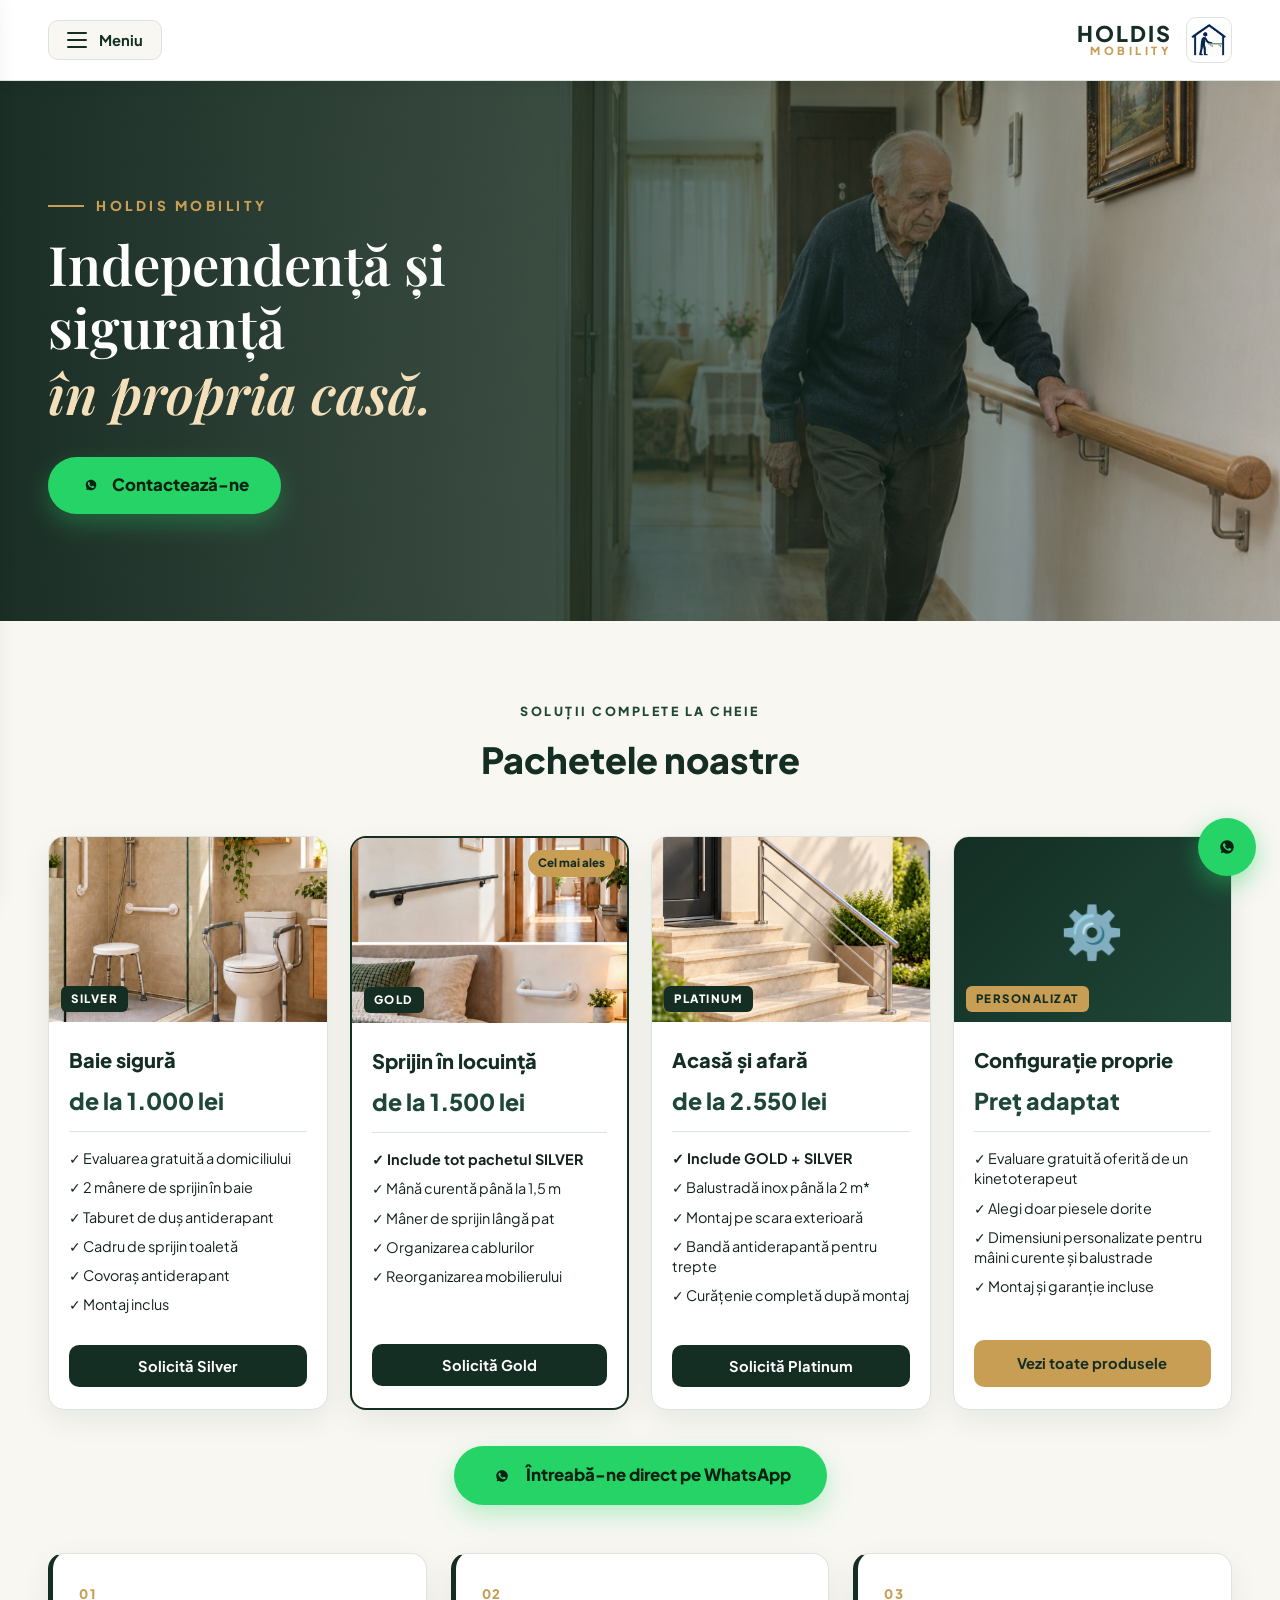
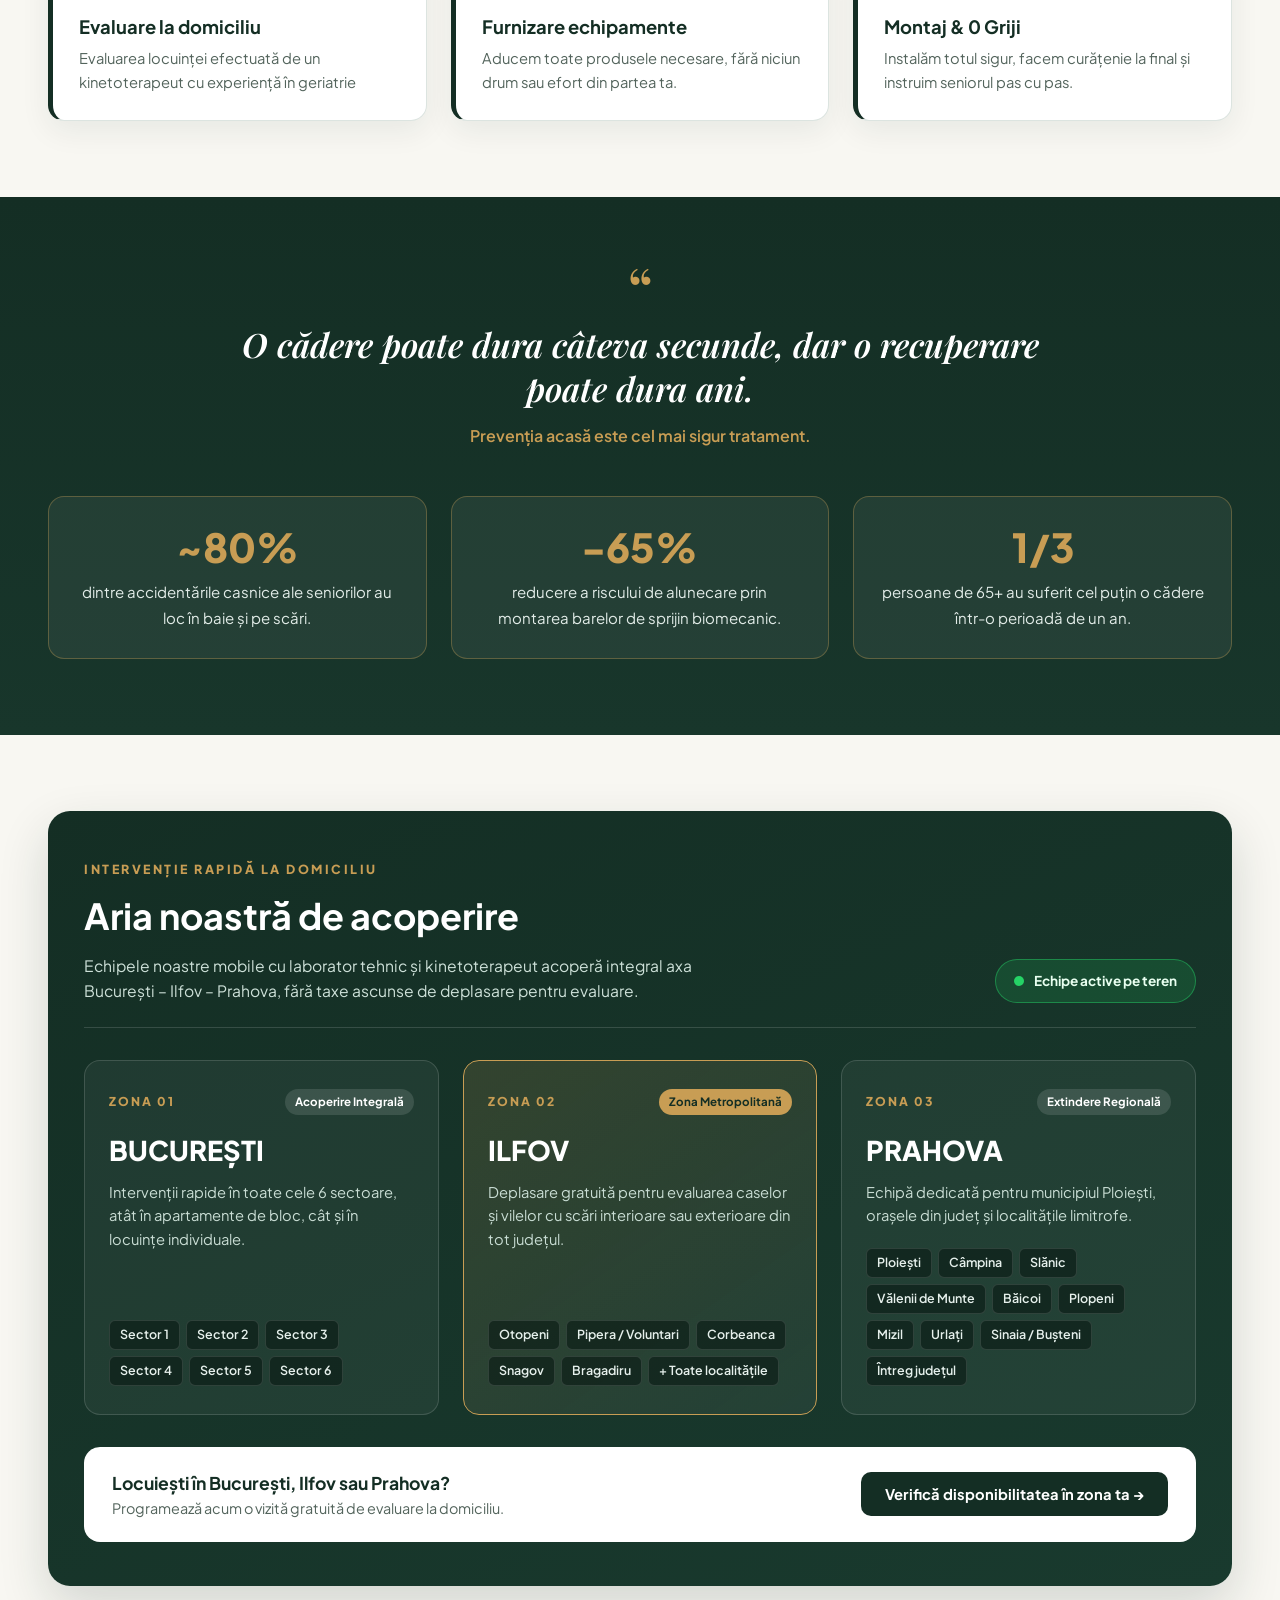
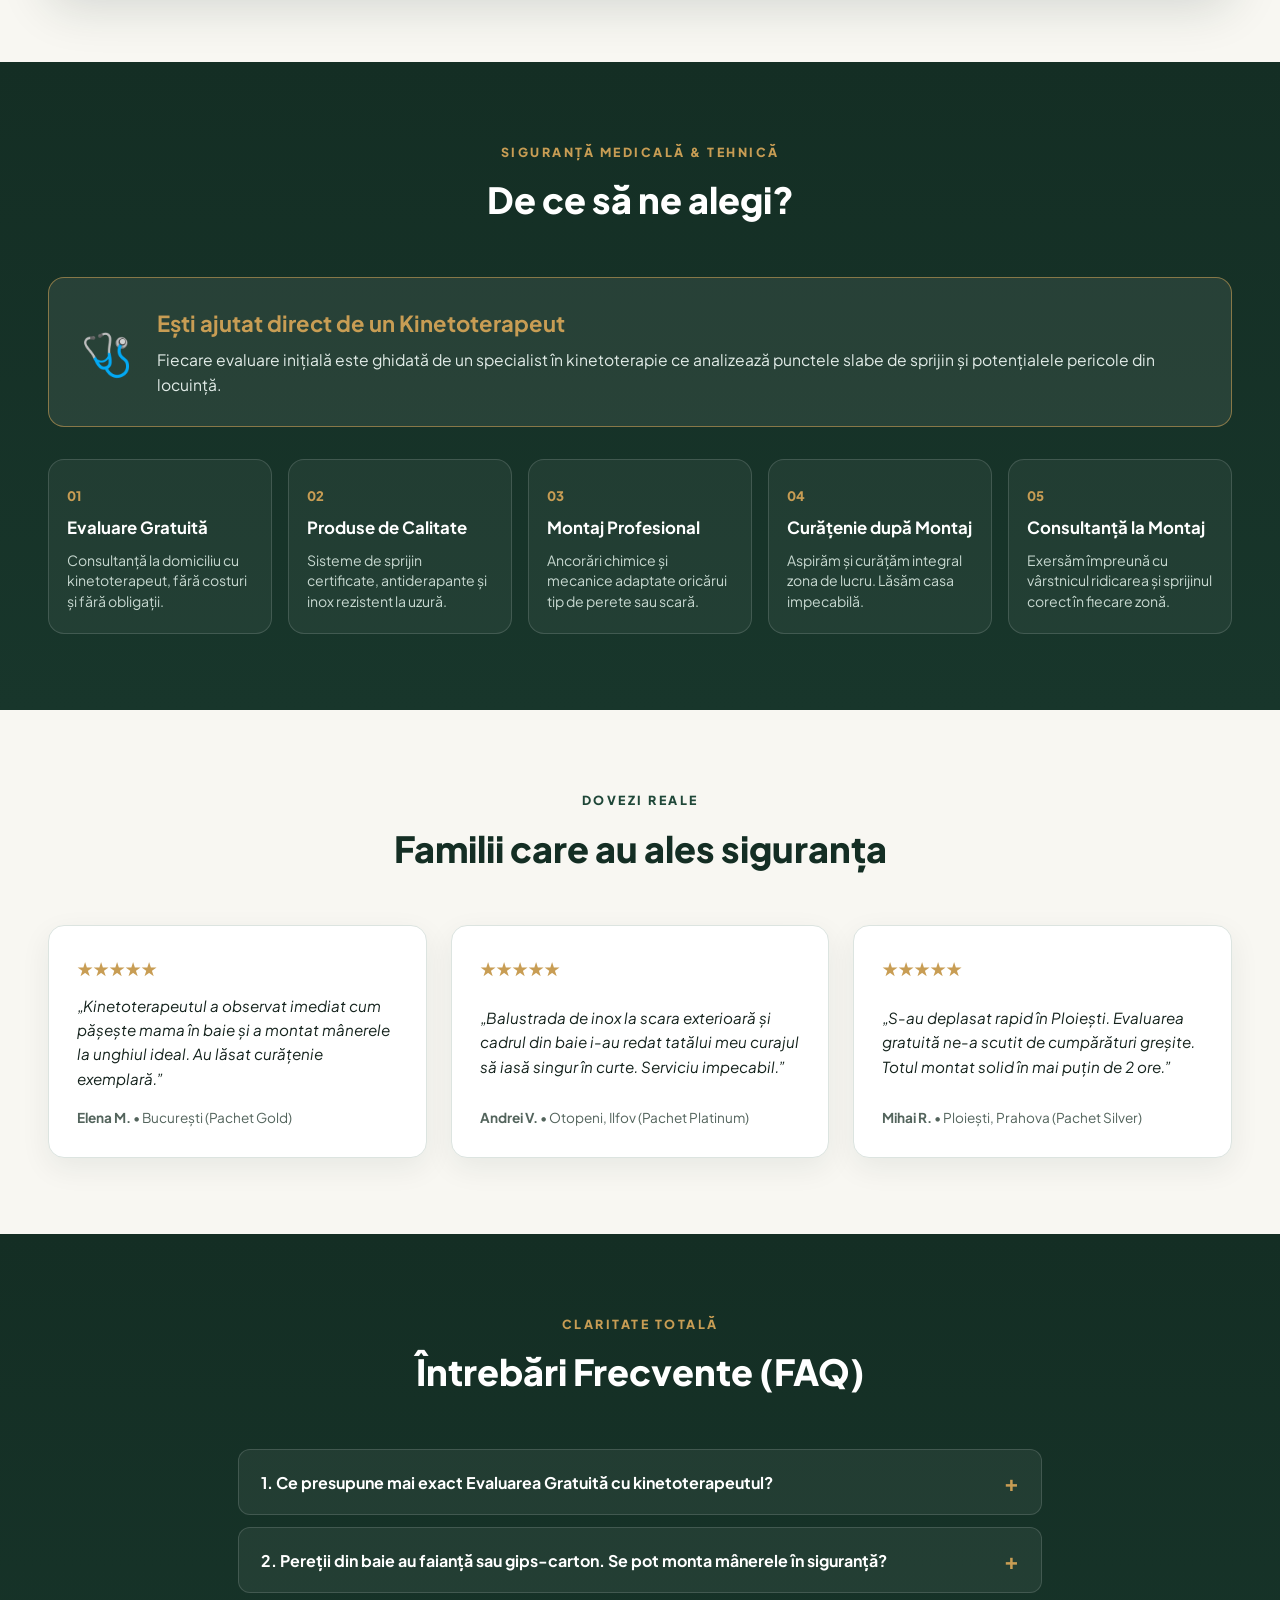
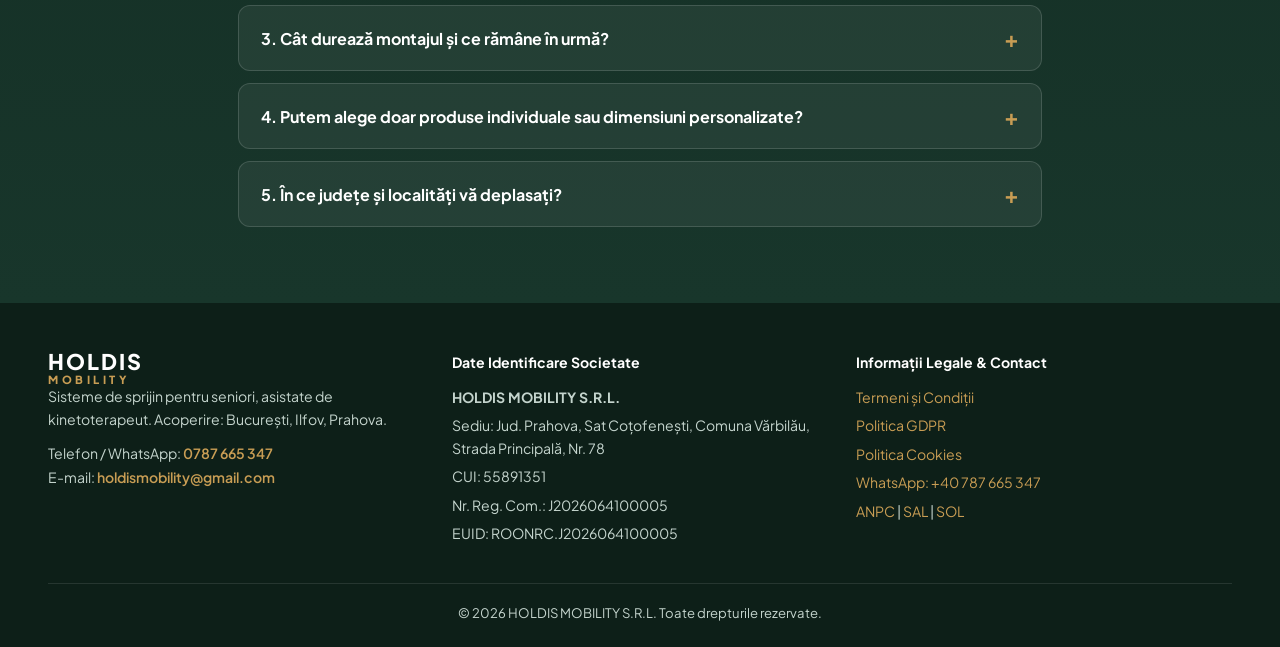
<file: index.html>
<!DOCTYPE html>
<html lang="ro">
<head>
    <meta charset="UTF-8">
    <meta name="viewport" content="width=device-width, initial-scale=1.0">
    <title>HOLDIS MOBILITY | Siguranță și Sprijin Acasă</title>
    <meta name="description" content="Sisteme de sprijin și siguranță pentru seniori în București, Ilfov și Prahova. Evaluare gratuită cu kinetoterapeut și montaj complet.">
    <link rel="preconnect" href="https://fonts.googleapis.com">
    <link rel="preconnect" href="https://fonts.gstatic.com" crossorigin>
    <link href="https://fonts.googleapis.com/css2?family=Playfair+Display:ital,wght@0,600;0,700;1,600&family=Plus+Jakarta+Sans:wght@400;500;600;700;800&display=swap" rel="stylesheet">
    <link rel="stylesheet" href="style.css">
</head>
<body>

    <!-- HEADER ALB: HAMBURGER IN STANGA, LOGO IN DREAPTA -->
    <header class="site-header">
        <div class="container header-inner">
            <button type="button" class="hamburger-btn" id="menuToggleBtn" aria-label="Deschide meniul" onclick="toggleDrawerMenu()">
                <span class="ham-Lines">
                    <span></span>
                    <span></span>
                    <span></span>
                </span>
                <span class="ham-label">Meniu</span>
            </button>

            <a href="index.html" class="brand-logo">
                <div class="logo-text">
                    <span class="logo-main">HOLDIS</span>
                    <span class="logo-sub">MOBILITY</span>
                </div>
                <img src="logo.png" alt="Logo HOLDIS MOBILITY" class="logo-img" onerror="this.src='https://placehold.co/96x96/142E24/FFFFFF?text=HM'">
            </a>
        </div>
    </header>

    <!-- DRAWER MENIU LATERAL -->
    <div class="drawer-overlay" id="drawerOverlay" onclick="toggleDrawerMenu()"></div>
    <aside class="side-drawer" id="sideDrawer" aria-hidden="true">
        <div class="drawer-header">
            <span class="drawer-title">Navigare</span>
            <button type="button" class="drawer-close" onclick="toggleDrawerMenu()" aria-label="Închide meniul">&times;</button>
        </div>
        <nav class="drawer-nav">
            <a href="index.html" class="active">Acasă</a>
            <a href="produse.html">Produse și servicii</a>
            <a href="comparatie.html">Tabel comparativ</a>
            <a href="#aria-lucru" onclick="toggleDrawerMenu()">Aria de acoperire</a>
            <a href="#de-ce-noi" onclick="toggleDrawerMenu()">De ce noi?</a>
            <a href="#faq" onclick="toggleDrawerMenu()">Întrebări frecvente (FAQ)</a>
            <a href="legal.html">Informații legale & GDPR</a>
        </nav>
        <div class="drawer-footer">
            <a href="https://wa.me/40787665347?text=Bun%C4%83%20ziua!%20Doresc%20informa%C8%9Bii%20despre%20serviciile%20Holdis%20Mobility." target="_blank" rel="noopener" class="btn-whatsapp-full">
                💬 Scrie-ne pe WhatsApp
            </a>
            <a href="tel:+40787665347" class="drawer-mail">📞 0787 665 347</a>
            <a href="mailto:holdismobility@gmail.com" class="drawer-mail">✉ holdismobility@gmail.com</a>
        </div>
    </aside>

    <!-- HERO SECTION: POZA COVER + FONT ESTETIC + BUTON WHATSAPP -->
    <section class="hero-cover" style="background-image: url('banner-senior.jpg'), url('https://images.unsplash.com/photo-1581579438747-1dc8d17bbce4?auto=format&fit=crop&w=1600&q=80');">
        <div class="hero-overlay">
            <div class="container hero-content-left">
                <div class="hero-editorial-badge">
                    <span class="badge-line"></span>
                    <span class="hero-kicker">HOLDIS MOBILITY</span>
                </div>
                <h1 class="hero-aesthetic-title">
                    Independență și siguranță <em>în propria casă.</em>
                </h1>
                <div class="hero-cta-wrap">
                    <a href="https://wa.me/40787665347?text=Bun%C4%83%20ziua!%20V%C4%83%20contactez%20de%20pe%20site-ul%20Holdis%20Mobility%20pentru%20o%20evaluare." target="_blank" rel="noopener" class="btn-hero-whatsapp">
                        <svg viewBox="0 0 24 24" width="22" height="22" fill="currentColor"><path d="M12.031 6.172c-3.181 0-5.767 2.586-5.768 5.766-.001 1.298.38 2.27 1.019 3.287l-.582 2.128 2.182-.573c.978.58 1.911.928 3.145.929 3.178 0 5.767-2.587 5.768-5.766.001-3.187-2.575-5.77-5.764-5.771zm3.392 8.244c-.144.405-.837.774-1.17.824-.299.045-.677.063-1.092-.069-.252-.08-.575-.187-.988-.365-1.739-.751-2.874-2.502-2.961-2.617-.087-.116-.708-.94-.708-1.793s.448-1.273.607-1.446c.159-.173.346-.217.462-.217l.332.006c.106.005.249-.04.39.298.144.347.491 1.2.534 1.287.043.087.072.188.014.304-.058.116-.087.188-.173.289l-.26.304c-.087.086-.177.18-.076.354.101.174.449.741.964 1.201.662.591 1.221.774 1.394.86s.274.072.376-.043c.101-.116.433-.506.549-.68.116-.173.231-.145.39-.087s1.011.477 1.184.564.289.13.332.202c.045.072.045.419-.1.824z"/></svg>
                        Contactează-ne
                    </a>
                </div>
            </div>
        </div>
    </section>

    <!-- PACHETELE NOASTRE -->
    <section id="pachete-acasa" class="section section-cream">
        <div class="container">
            
            <div class="section-head-dark">
                <span class="kicker-forest">SOLUȚII COMPLETE LA CHEIE</span>
                <h2>Pachetele noastre</h2>
            </div>

            <!-- Grid 4 Pachete: Silver, Gold, Platinum + Configuratie Proprie -->
            <div class="packages-grid-4">
                
                <!-- SILVER -->
                <article class="pkg-card">
                    <div class="pkg-img-box">
                        <img src="pachet-silver.jpg" alt="Pachet Silver Baie" onerror="this.src='https://placehold.co/500x380/142E24/F9F8F3?text=SILVER+-+Baie+Sigura'">
                        <span class="pkg-badge">SILVER</span>
                    </div>
                    <div class="pkg-content">
                        <h3>Baie sigură</h3>
                        <div class="pkg-price">de la 1.000 lei</div>
                        <ul class="pkg-list">
                            <li>✓ Evaluarea gratuită a domiciliului</li>
                            <li>✓ 2 mânere de sprijin în baie</li>
                            <li>✓ Taburet de duș antiderapant</li>
                            <li>✓ Cadru de sprijin toaletă</li>
                            <li>✓ Covoraș antiderapant</li>
                            <li>✓ Montaj inclus</li>
                        </ul>
                        <button type="button" class="btn-pkg-select" onclick="triggerPackageInterest('Pachet SILVER (1.000 lei)')">
                            Solicită Silver
                        </button>
                    </div>
                </article>

                <!-- GOLD -->
                <article class="pkg-card pkg-featured">
                    <div class="pkg-ribbon">Cel mai ales</div>
                    <div class="pkg-img-box">
                        <img src="pachet-gold.jpg" alt="Pachet Gold Locuință" onerror="this.src='https://placehold.co/500x380/1F4738/F9F8F3?text=GOLD+-+Interior+Complet'">
                        <span class="pkg-badge">GOLD</span>
                    </div>
                    <div class="pkg-content">
                        <h3>Sprijin în locuință</h3>
                        <div class="pkg-price">de la 1.500 lei</div>
                        <ul class="pkg-list">
                            <li><strong>✓ Include tot pachetul SILVER</strong></li>
                            <li>✓ Mână curentă până la 1,5 m</li>
                            <li>✓ Mâner de sprijin lângă pat</li>
                            <li>✓ Organizarea cablurilor</li>
                            <li>✓ Reorganizarea mobilierului</li>
                        </ul>
                        <button type="button" class="btn-pkg-select" onclick="triggerPackageInterest('Pachet GOLD (1.500 lei)')">
                            Solicită Gold
                        </button>
                    </div>
                </article>

                <!-- PLATINUM -->
                <article class="pkg-card">
                    <div class="pkg-img-box">
                        <img src="pachet-platinum.jpg" alt="Pachet Platinum Exterior" onerror="this.src='https://placehold.co/500x380/142E24/F9F8F3?text=PLATINUM+-+Casa+%2B+Exterior'">
                        <span class="pkg-badge">PLATINUM</span>
                    </div>
                    <div class="pkg-content">
                        <h3>Acasă și afară</h3>
                        <div class="pkg-price">de la 2.550 lei</div>
                        <ul class="pkg-list">
                            <li><strong>✓ Include GOLD + SILVER</strong></li>
                            <li>✓ Balustradă inox până la 2 m*</li>
                            <li>✓ Montaj pe scara exterioară</li>
                            <li>✓ Bandă antiderapantă pentru trepte</li>
                            <li>✓ Curățenie completă după montaj</li>
                        </ul>
                        <button type="button" class="btn-pkg-select" onclick="triggerPackageInterest('Pachet PLATINUM (2.550 lei)')">
                            Solicită Platinum
                        </button>
                    </div>
                </article>

                <!-- CONFIGURATIE PROPRIE -->
                <article class="pkg-card pkg-custom-card">
                    <div class="pkg-img-box pkg-custom-visual">
                        <div class="custom-icon-large">⚙️</div>
                        <span class="pkg-badge badge-gold">PERSONALIZAT</span>
                    </div>
                    <div class="pkg-content">
                        <h3>Configurație proprie</h3>
                        <div class="pkg-price">Preț adaptat</div>
                        <ul class="pkg-list">
                            <li>✓ Evaluare gratuită oferită de un kinetoterapeut</li>
                            <li>✓ Alegi doar piesele dorite</li>
                            <li>✓ Dimensiuni personalizate pentru mâini curente și balustrade</li>
                            <li>✓ Montaj și garanție incluse</li>
                        </ul>
                        <a href="produse.html" class="btn-pkg-custom">
                            Vezi toate produsele
                        </a>
                    </div>
                </article>

            </div>

            <!-- BUTON WHATSAPP VIZIBIL IMEDIAT SUB PACHETE -->
            <div class="packages-wa-wrap">
                <a href="https://wa.me/40787665347?text=Bun%C4%83%20ziua!%20Doresc%20detalii%20despre%20pachetele%20Holdis%20Mobility%20sau%20o%20evaluare%20gratuit%C4%83." target="_blank" rel="noopener" class="btn-packages-whatsapp">
                    <svg viewBox="0 0 24 24" width="24" height="24" fill="currentColor"><path d="M12.031 6.172c-3.181 0-5.767 2.586-5.768 5.766-.001 1.298.38 2.27 1.019 3.287l-.582 2.128 2.182-.573c.978.58 1.911.928 3.145.929 3.178 0 5.767-2.587 5.768-5.766.001-3.187-2.575-5.77-5.764-5.771zm3.392 8.244c-.144.405-.837.774-1.17.824-.299.045-.677.063-1.092-.069-.252-.08-.575-.187-.988-.365-1.739-.751-2.874-2.502-2.961-2.617-.087-.116-.708-.94-.708-1.793s.448-1.273.607-1.446c.159-.173.346-.217.462-.217l.332.006c.106.005.249-.04.39.298.144.347.491 1.2.534 1.287.043.087.072.188.014.304-.058.116-.087.188-.173.289l-.26.304c-.087.086-.177.18-.076.354.101.174.449.741.964 1.201.662.591 1.221.774 1.394.86s.274.072.376-.043c.101-.116.433-.506.549-.68.116-.173.231-.145.39-.087s1.011.477 1.184.564.289.13.332.202c.045.072.045.419-.1.824z"/></svg>
                    <span>Întreabă-ne direct pe WhatsApp</span>
                </a>
            </div>

            <!-- PASII DE LUCRU (FARA TEXT DEASUPRA) -->
            <div class="steps-clean-grid">
                <div class="step-clean-box">
                    <span class="step-clean-number">01</span>
                    <h4>Evaluare la domiciliu</h4>
                    <p>Evaluarea locuinței efectuată de un kinetoterapeut cu experiență în geriatrie</p>
                </div>
                <div class="step-clean-box">
                    <span class="step-clean-number">02</span>
                    <h4>Furnizare echipamente</h4>
                    <p>Aducem toate produsele necesare, fără niciun drum sau efort din partea ta.</p>
                </div>
                <div class="step-clean-box">
                    <span class="step-clean-number">03</span>
                    <h4>Montaj & 0 Griji</h4>
                    <p>Instalăm totul sigur, facem curățenie la final și instruim seniorul pas cu pas.</p>
                </div>
            </div>

        </div>
    </section>

    <!-- CITATUL SI STUDIILE (IMEDIAT DUPA PACHETE) -->
    <section class="quote-and-studies section-forest">
        <div class="container">
            
            <div class="quote-inner">
                <span class="quote-mark">“</span>
                <blockquote>
                    O cădere poate dura câteva secunde, dar o recuperare poate dura ani.
                </blockquote>
                <p class="quote-sub">Prevenția acasă este cel mai sigur tratament.</p>
            </div>

            <div class="evidence-strip-forest">
                <div class="evidence-box-forest">
                    <strong>~80%</strong>
                    <span>dintre accidentările casnice ale seniorilor au loc în baie și pe scări.</span>
                </div>
                <div class="evidence-box-forest">
                    <strong>-65%</strong>
                    <span>reducere a riscului de alunecare prin montarea barelor de sprijin biomecanic.</span>
                </div>
                <div class="evidence-box-forest">
                    <strong>1/3</strong>
                    <span>persoane de 65+ au suferit cel puțin o cădere într-o perioadă de un an.</span>
                </div>
            </div>

        </div>
    </section>

    <!-- SECTIUNEA: ARIA DE ACOPERIRE -->
    <section id="aria-lucru" class="section section-cream">
        <div class="container">
            <div class="coverage-dynamic-panel">
                
                <div class="coverage-header-row">
                    <div>
                        <span class="kicker-gold">INTERVENȚIE RAPIDĂ LA DOMICILIU</span>
                        <h2>Aria noastră de acoperire</h2>
                        <p class="coverage-lead">Echipele noastre mobile cu laborator tehnic și kinetoterapeut acoperă integral axa București – Ilfov – Prahova, fără taxe ascunse de deplasare pentru evaluare.</p>
                    </div>
                    <div class="coverage-live-pill">
                        <span class="pulse-dot"></span>
                        <span>Echipe active pe teren</span>
                    </div>
                </div>

                <div class="coverage-cards-grid">
                    
                    <!-- BUCURESTI -->
                    <div class="region-card">
                        <div class="region-top">
                            <span class="region-code">ZONA 01</span>
                            <span class="region-badge">Acoperire Integrală</span>
                        </div>
                        <h3>BUCUREȘTI</h3>
                        <p class="region-desc">Intervenții rapide în toate cele 6 sectoare, atât în apartamente de bloc, cât și în locuințe individuale.</p>
                        <div class="region-tags">
                            <span>Sector 1</span>
                            <span>Sector 2</span>
                            <span>Sector 3</span>
                            <span>Sector 4</span>
                            <span>Sector 5</span>
                            <span>Sector 6</span>
                        </div>
                    </div>

                    <!-- ILFOV -->
                    <div class="region-card region-card-featured">
                        <div class="region-top">
                            <span class="region-code">ZONA 02</span>
                            <span class="region-badge badge-accent">Zona Metropolitană</span>
                        </div>
                        <h3>ILFOV</h3>
                        <p class="region-desc">Deplasare gratuită pentru evaluarea caselor și vilelor cu scări interioare sau exterioare din tot județul.</p>
                        <div class="region-tags">
                            <span>Otopeni</span>
                            <span>Pipera / Voluntari</span>
                            <span>Corbeanca</span>
                            <span>Snagov</span>
                            <span>Bragadiru</span>
                            <span>+ Toate localitățile</span>
                        </div>
                    </div>

                    <!-- PRAHOVA -->
                    <div class="region-card">
                        <div class="region-top">
                            <span class="region-code">ZONA 03</span>
                            <span class="region-badge">Extindere Regională</span>
                        </div>
                        <h3>PRAHOVA</h3>
                        <p class="region-desc">Echipă dedicată pentru municipiul Ploiești, orașele din județ și localitățile limitrofe.</p>
                        <div class="region-tags">
                            <span>Ploiești</span>
                            <span>Câmpina</span>
                            <span>Slănic</span>
                            <span>Vălenii de Munte</span>
                            <span>Băicoi</span>
                            <span>Plopeni</span>
                            <span>Mizil</span>
                            <span>Urlați</span>
                            <span>Sinaia / Bușteni</span>
                            <span>Întreg județul</span>
                        </div>
                    </div>

                </div>

                <div class="coverage-bottom-bar">
                    <div class="cbb-text">
                        <strong>Locuiești în București, Ilfov sau Prahova?</strong>
                        <span>Programează acum o vizită gratuită de evaluare la domiciliu.</span>
                    </div>
                    <button type="button" class="btn-coverage-cta" onclick="openQuickEvalModal()">
                        Verifică disponibilitatea în zona ta →
                    </button>
                </div>

            </div>
        </div>
    </section>

    <!-- SECTIUNEA: DE CE SA NE ALEGI? -->
    <section id="de-ce-noi" class="section section-forest">
        <div class="container">
            <div class="section-head-light">
                <span class="kicker-gold">SIGURANȚĂ MEDICALĂ & TEHNICĂ</span>
                <h2>De ce să ne alegi?</h2>
            </div>

            <!-- Highlight Explicit Kinetoterapeut -->
            <div class="kineto-highlight-forest">
                <div class="kineto-icon">🩺</div>
                <div class="kineto-info">
                    <h3>Ești ajutat direct de un Kinetoterapeut</h3>
                    <p>Fiecare evaluare inițială este ghidată de un specialist în kinetoterapie ce analizează punctele slabe de sprijin și potențialele pericole din locuință.</p>
                </div>
            </div>

            <div class="why-grid-5">
                <div class="why-forest-card">
                    <span class="why-num">01</span>
                    <h4>Evaluare Gratuită</h4>
                    <p>Consultanță la domiciliu cu kinetoterapeut, fără costuri și fără obligații.</p>
                </div>
                <div class="why-forest-card">
                    <span class="why-num">02</span>
                    <h4>Produse de Calitate</h4>
                    <p>Sisteme de sprijin certificate, antiderapante și inox rezistent la uzură.</p>
                </div>
                <div class="why-forest-card">
                    <span class="why-num">03</span>
                    <h4>Montaj Profesional</h4>
                    <p>Ancorări chimice și mecanice adaptate oricărui tip de perete sau scară.</p>
                </div>
                <div class="why-forest-card">
                    <span class="why-num">04</span>
                    <h4>Curățenie după Montaj</h4>
                    <p>Aspirăm și curățăm integral zona de lucru. Lăsăm casa impecabilă.</p>
                </div>
                <div class="why-forest-card">
                    <span class="why-num">05</span>
                    <h4>Consultanță la Montaj</h4>
                    <p>Exersăm împreună cu vârstnicul ridicarea și sprijinul corect în fiecare zonă.</p>
                </div>
            </div>
        </div>
    </section>

    <!-- RECENZII FAMILII (CREM) -->
    <section class="section section-cream">
        <div class="container">
            <div class="section-head-dark">
                <span class="kicker-forest">DOVEZI REALE</span>
                <h2>Familii care au ales siguranța</h2>
            </div>

            <div class="reviews-grid-3">
                <article class="rev-card">
                    <div class="rev-stars">★★★★★</div>
                    <p>„Kinetoterapeutul a observat imediat cum pășește mama în baie și a montat mânerele la unghiul ideal. Au lăsat curățenie exemplară.”</p>
                    <div class="rev-meta"><strong>Elena M.</strong> • București (Pachet Gold)</div>
                </article>
                <article class="rev-card">
                    <div class="rev-stars">★★★★★</div>
                    <p>„Balustrada de inox la scara exterioară și cadrul din baie i-au redat tatălui meu curajul să iasă singur în curte. Serviciu impecabil.”</p>
                    <div class="rev-meta"><strong>Andrei V.</strong> • Otopeni, Ilfov (Pachet Platinum)</div>
                </article>
                <article class="rev-card">
                    <div class="rev-stars">★★★★★</div>
                    <p>„S-au deplasat rapid în Ploiești. Evaluarea gratuită ne-a scutit de cumpărături greșite. Totul montat solid în mai puțin de 2 ore.”</p>
                    <div class="rev-meta"><strong>Mihai R.</strong> • Ploiești, Prahova (Pachet Silver)</div>
                </article>
            </div>
        </div>
    </section>

    <!-- FAQ - INTREBARI FRECVENTE (FOREST GREEN) -->
    <section id="faq" class="section section-forest">
        <div class="container faq-container">
            <div class="section-head-light">
                <span class="kicker-gold">CLARITATE TOTALĂ</span>
                <h2>Întrebări Frecvente (FAQ)</h2>
            </div>

            <div class="faq-accordion">
                
                <div class="faq-item">
                    <button type="button" class="faq-question" onclick="toggleFaq(this)">
                        <span>1. Ce presupune mai exact Evaluarea Gratuită cu kinetoterapeutul?</span>
                        <span class="faq-icon">+</span>
                    </button>
                    <div class="faq-answer">
                        <p>Un kinetoterapeut cu experiență în geriatrie se deplasează gratuit la domiciliul beneficiarului (în București, Ilfov sau Prahova). Acesta analizează punctele slabe de sprijin, potențialele pericole din locuință și structura pereților. La finalul vizitei, primiți planul exact de amplasare și oferta finală fermă, fără nicio obligație de achiziție.</p>
                    </div>
                </div>

                <div class="faq-item">
                    <button type="button" class="faq-question" onclick="toggleFaq(this)">
                        <span>2. Pereții din baie au faianță sau gips-carton. Se pot monta mânerele în siguranță?</span>
                        <span class="faq-icon">+</span>
                    </button>
                    <div class="faq-answer">
                        <p>Da. Folosim carote diamantate pentru a găuri faianța sau gresia fără a o fisura, iar în funcție de structura din spate (beton, cărămidă cu goluri, BCA sau gips-carton ranforsat) utilizăm ancore chimice sau dibluri speciale de mare tonaj, testate la tracțiune intensă.</p>
                    </div>
                </div>

                <div class="faq-item">
                    <button type="button" class="faq-question" onclick="toggleFaq(this)">
                        <span>3. Cât durează montajul și ce rămâne în urmă?</span>
                        <span class="faq-icon">+</span>
                    </button>
                    <div class="faq-answer">
                        <p>Un pachet Silver sau Gold se montează de regulă în 1,5 – 3 ore. Echipa noastră folosește aspiratoare profesionale în timpul găuririi și realizează curățenia completă la final. Baia și restul locuinței rămân curate și pot fi folosite imediat.</p>
                    </div>
                </div>

                <div class="faq-item">
                    <button type="button" class="faq-question" onclick="toggleFaq(this)">
                        <span>4. Putem alege doar produse individuale sau dimensiuni personalizate?</span>
                        <span class="faq-icon">+</span>
                    </button>
                    <div class="faq-answer">
                        <p>Desigur. Pe pagina noastră <a href="produse.html" style="color:#C89D54; text-decoration:underline;">Produse și servicii</a> puteți explora toate produsele individuale (mânere, mâini curente, balustrade, scaune de duș, înălțătoare WC) și serviciile complementare, adaptând lungimea și configurația exact la locuința dumneavoastră.</p>
                    </div>
                </div>

                <div class="faq-item">
                    <button type="button" class="faq-question" onclick="toggleFaq(this)">
                        <span>5. În ce județe și localități vă deplasați?</span>
                        <span class="faq-icon">+</span>
                    </button>
                    <div class="faq-answer">
                        <p>Acoperim integral municipiul București (toate sectoarele), județul Ilfov și județul Prahova (Ploiești, Câmpina, Slănic, Vălenii de Munte, Băicoi, Plopeni, Mizil, Urlați, Sinaia / Bușteni și localitățile limitrofe).</p>
                    </div>
                </div>

            </div>
        </div>
    </section>

    <!-- MODAL RAPID PENTRU CERERE PACHET / EVALUARE -->
    <div class="modal-backdrop" id="quickRequestModal" aria-hidden="true">
        <div class="modal-card">
            <button type="button" class="modal-close-x" onclick="closeQuickEvalModal()">&times;</button>
            <span class="kicker-forest" id="modalSelectedPkgLabel">EVALUARE GRATUITĂ</span>
            <h3>Lasă-ne datele de contact</h3>
            <p>Completează numele și numărul de telefon pentru programare.</p>
            <form id="quickContactForm">
                <input type="hidden" id="quickChosenOption" value="Evaluare Gratuită">
                <div class="form-field">
                    <label for="qNume">Nume și prenume *</label>
                    <input type="text" id="qNume" required placeholder="Ex: Popescu Andrei">
                </div>
                <div class="form-field">
                    <label for="qTelefon">Telefon *</label>
                    <input type="tel" id="qTelefon" required placeholder="Ex: 07xx xxx xxx">
                </div>
                <div class="form-field">
                    <label for="qZona">Zona (București / Ilfov / Prahova) *</label>
                    <input type="text" id="qZona" required placeholder="Ex: Sector 2, București">
                </div>
                <button type="submit" class="btn-submit-forest">Trimite solicitarea</button>
            </form>
        </div>
    </div>

    <!-- POP-UP CENTRAL "MULTUMIM, VA VOM CAUTA IN SCURT TIMP" -->
    <div class="modal-backdrop" id="thankYouModal" aria-hidden="true">
        <div class="modal-card thank-you-card">
            <div class="ty-check-circle">✓</div>
            <h3>Mulțumim, vă vom căuta în scurt timp</h3>
            <p>Solicitarea dumneavoastră a fost înregistrată. Un specialist Holdis Mobility vă va contacta telefonic.</p>
            <div class="ty-actions">
                <a id="tyWhatsAppBtn" href="https://wa.me/40787665347" target="_blank" rel="noopener" class="btn-whatsapp-full">
                    💬 Trimite rapid și pe WhatsApp
                </a>
                <button type="button" class="btn-submit-forest" onclick="closeThankYouModal()">Închide</button>
            </div>
        </div>
    </div>

    <!-- WIDGET WHATSAPP FIX DREAPTA-JOS -->
 <a href="https://wa.me/40787665347?text=Bun%C4%83%20ziua!%20Am%20nevoie%20de%20sfatul%20dumneavoastr%C4%83%20pentru%20alegerea%20produselor." class="whatsapp-float" target="_blank" rel="noopener" aria-label="Contactează-ne pe WhatsApp">
    <svg viewBox="0 0 24 24" width="28" height="28" fill="currentColor"><path d="M12.031 6.172c-3.181 0-5.767 2.586-5.768 5.766-.001 1.298.38 2.27 1.019 3.287l-.582 2.128 2.182-.573c.978.58 1.911.928 3.145.929 3.178 0 5.767-2.587 5.768-5.766.001-3.187-2.575-5.77-5.764-5.771zm3.392 8.244c-.144.405-.837.774-1.17.824-.299.045-.677.063-1.092-.069-.252-.08-.575-.187-.988-.365-1.739-.751-2.874-2.502-2.961-2.617-.087-.116-.708-.94-.708-1.793s.448-1.273.607-1.446c.159-.173.346-.217.462-.217l.332.006c.106.005.249-.04.39.298.144.347.491 1.2.534 1.287.043.087.072.188.014.304-.058.116-.087.188-.173.289l-.26.304c-.087.086-.177.18-.076.354.101.174.449.741.964 1.201.662.591 1.221.774 1.394.86s.274.072.376-.043c.101-.116.433-.506.549-.68.116-.173.231-.145.39-.087s1.011.477 1.184.564.289.13.332.202c.045.072.045.419-.1.824z"/></svg>
    <span class="wa-tooltip">WhatsApp Direct</span>
</a>

    <!-- FOOTER LEGAL ROMANIA -->
    <footer class="site-footer">
        <div class="container">
            <div class="footer-grid">
                <div class="footer-col">
                    <div class="logo-text footer-logo-text">
                        <span class="logo-main">HOLDIS</span>
                        <span class="logo-sub">MOBILITY</span>
                    </div>
                    <p>Sisteme de sprijin pentru seniori, asistate de kinetoterapeut. Acoperire: București, Ilfov, Prahova.</p>
                    <p class="footer-contact-line">
                        Telefon / WhatsApp: <a href="tel:+40787665347">0787 665 347</a><br>
                        E-mail: <a href="mailto:holdismobility@gmail.com">holdismobility@gmail.com</a>
                    </p>
                </div>
                <div class="footer-col">
                    <h4>Date Identificare Societate</h4>
                    <ul class="footer-list">
                        <li><strong>HOLDIS MOBILITY S.R.L.</strong></li>
                        <li>Sediu: Jud. Prahova, Sat Coţofeneşti, Comuna Vărbilău, Strada Principală, Nr. 78</li>
                        <li>CUI: 55891351</li>
                        <li>Nr. Reg. Com.: J2026064100005</li>
                        <li>EUID: ROONRC.J2026064100005</li>
                    </ul>
                </div>
                <div class="footer-col">
                    <h4>Informații Legale & Contact</h4>
                    <ul class="footer-list">
                        <li><a href="legal.html#termeni">Termeni și Condiții</a></li>
                        <li><a href="legal.html#gdpr">Politica GDPR</a></li>
                        <li><a href="legal.html#cookies">Politica Cookies</a></li>
                        <li><a href="https://wa.me/40787665347" target="_blank" rel="noopener">WhatsApp: +40 787 665 347</a></li>
                        <li><a href="https://www.anpc.ro/" target="_blank" rel="noopener">ANPC</a> | <a href="https://reclamatiisal.anpc.ro/" target="_blank" rel="noopener">SAL</a> | <a href="https://consumer-redress.ec.europa.eu/index_ro" target="_blank" rel="noopener">SOL</a></li>
                    </ul>
                </div>
            </div>

            <div class="footer-bottom">
                &copy; <span class="currentYear"></span> HOLDIS MOBILITY S.R.L. Toate drepturile rezervate.
            </div>
        </div>
    </footer>

    <script src="script.js"></script>
</body>
</html>
</file>
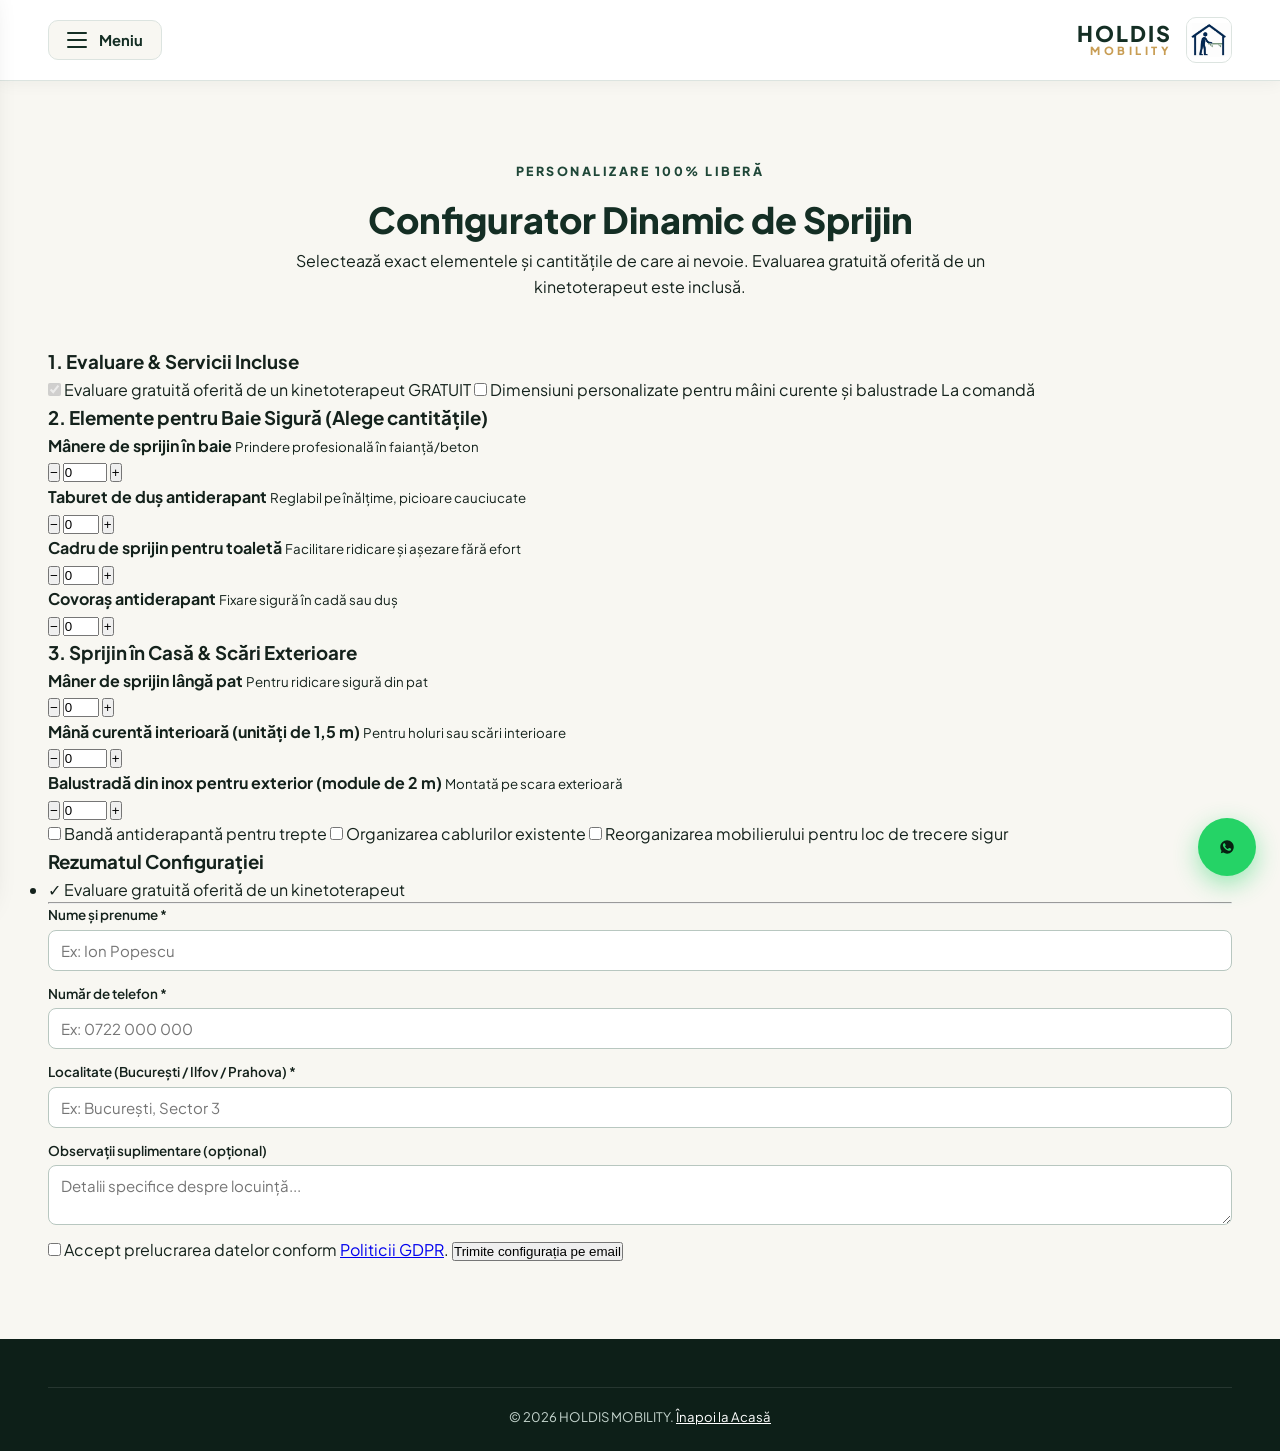
<file: configurator.html>
<!DOCTYPE html>
<html lang="ro">
<head>
    <meta charset="UTF-8">
    <meta name="viewport" content="width=device-width, initial-scale=1.0">
    <title>Configurare Dinamică | HOLDIS MOBILITY</title>
    <meta name="description" content="Configurează dinamic elementele de sprijin necesare locuinței tale și trimite solicitarea către echipa Holdis Mobility.">
    <link rel="preconnect" href="https://fonts.googleapis.com">
    <link rel="preconnect" href="https://fonts.gstatic.com" crossorigin>
    <link href="https://fonts.googleapis.com/css2?family=Playfair+Display:ital,wght@0,600;0,700;1,600&family=Plus+Jakarta+Sans:wght@400;500;600;700;800&display=swap" rel="stylesheet">
    <link rel="stylesheet" href="style.css">
</head>
<body>

    <!-- HEADER ALB: HAMBURGER IN STANGA, LOGO IN DREAPTA -->
    <header class="site-header">
        <div class="container header-inner">
            <button type="button" class="hamburger-btn" onclick="toggleDrawerMenu()" aria-label="Deschide meniul">
                <span class="ham-Lines">
                    <span></span>
                    <span></span>
                    <span></span>
                </span>
                <span class="ham-label">Meniu</span>
            </button>

            <a href="index.html" class="brand-logo">
                <div class="logo-text">
                    <span class="logo-main">HOLDIS</span>
                    <span class="logo-sub">MOBILITY</span>
                </div>
                <img src="logo.png" alt="Logo HOLDIS MOBILITY" class="logo-img" onerror="this.src='https://placehold.co/96x96/142E24/FFFFFF?text=HM'">
            </a>
        </div>
    </header>

    <!-- DRAWER MENIU LATERAL -->
    <div class="drawer-overlay" id="drawerOverlay" onclick="toggleDrawerMenu()"></div>
    <aside class="side-drawer" id="sideDrawer" aria-hidden="true">
        <div class="drawer-header">
            <span class="drawer-title">Navigare</span>
            <button type="button" class="drawer-close" onclick="toggleDrawerMenu()">&times;</button>
        </div>
        <nav class="drawer-nav">
            <a href="index.html">Acasă</a>
            <a href="configurator.html" class="active">Configurare dinamică</a>
            <a href="comparatie.html">Tabel comparativ</a>
            <a href="index.html#de-ce-noi">De ce noi?</a>
            <a href="index.html#aria-lucru">Aria de acoperire</a>
            <a href="index.html#faq">Întrebări frecvente (FAQ)</a>
            <a href="legal.html">Informații legale & GDPR</a>
        </nav>
        <div class="drawer-footer">
            <a href="https://wa.me/40722000000" target="_blank" rel="noopener" class="btn-whatsapp-full">💬 Scrie-ne pe WhatsApp</a>
        </div>
    </aside>

    <!-- SECTIUNE CONFIGURATOR DINAMIC -->
    <main class="section section-cream">
        <div class="container">
            <div class="section-head-dark">
                <span class="kicker-forest">PERSONALIZARE 100% LIBERĂ</span>
                <h1>Configurator Dinamic de Sprijin</h1>
                <p>Selectează exact elementele și cantitățile de care ai nevoie. Evaluarea gratuită oferită de un kinetoterapeut este inclusă.</p>
            </div>

            <form id="dynamicConfigForm" class="dynamic-config-layout">
                
                <div class="config-options-col">
                    
                    <div class="config-group-card">
                        <h3>1. Evaluare & Servicii Incluse</h3>
                        <label class="dynamic-check-row locked-row">
                            <input type="checkbox" name="dyn_item" value="Evaluare gratuită oferită de un kinetoterapeut" checked disabled>
                            <span class="row-title">Evaluare gratuită oferită de un kinetoterapeut</span>
                            <span class="row-badge">GRATUIT</span>
                        </label>
                        <label class="dynamic-check-row">
                            <input type="checkbox" name="dyn_item" value="Dimensiuni personalizate pentru mâini curente și balustrade" onchange="updateDynamicSummary()">
                            <span class="row-title">Dimensiuni personalizate pentru mâini curente și balustrade</span>
                            <span class="row-badge">La comandă</span>
                        </label>
                    </div>

                    <div class="config-group-card">
                        <h3>2. Elemente pentru Baie Sigură (Alege cantitățile)</h3>
                        
                        <div class="qty-row">
                            <div class="qty-info">
                                <strong>Mânere de sprijin în baie</strong>
                                <small>Prindere profesională în faianță/beton</small>
                            </div>
                            <div class="qty-controls">
                                <button type="button" onclick="changeQty('qty_manere_baie', -1)">−</button>
                                <input type="number" id="qty_manere_baie" data-label="Mânere de sprijin în baie" value="0" min="0" max="10" readonly>
                                <button type="button" onclick="changeQty('qty_manere_baie', 1)">+</button>
                            </div>
                        </div>

                        <div class="qty-row">
                            <div class="qty-info">
                                <strong>Taburet de duș antiderapant</strong>
                                <small>Reglabil pe înălțime, picioare cauciucate</small>
                            </div>
                            <div class="qty-controls">
                                <button type="button" onclick="changeQty('qty_taburet', -1)">−</button>
                                <input type="number" id="qty_taburet" data-label="Taburet de duș antiderapant" value="0" min="0" max="5" readonly>
                                <button type="button" onclick="changeQty('qty_taburet', 1)">+</button>
                            </div>
                        </div>

                        <div class="qty-row">
                            <div class="qty-info">
                                <strong>Cadru de sprijin pentru toaletă</strong>
                                <small>Facilitare ridicare și așezare fără efort</small>
                            </div>
                            <div class="qty-controls">
                                <button type="button" onclick="changeQty('qty_cadru_wc', -1)">−</button>
                                <input type="number" id="qty_cadru_wc" data-label="Cadru sprijin toaletă" value="0" min="0" max="5" readonly>
                                <button type="button" onclick="changeQty('qty_cadru_wc', 1)">+</button>
                            </div>
                        </div>

                        <div class="qty-row">
                            <div class="qty-info">
                                <strong>Covoraș antiderapant</strong>
                                <small>Fixare sigură în cadă sau duș</small>
                            </div>
                            <div class="qty-controls">
                                <button type="button" onclick="changeQty('qty_covoras', -1)">−</button>
                                <input type="number" id="qty_covoras" data-label="Covoraș antiderapant" value="0" min="0" max="5" readonly>
                                <button type="button" onclick="changeQty('qty_covoras', 1)">+</button>
                            </div>
                        </div>
                    </div>

                    <div class="config-group-card">
                        <h3>3. Sprijin în Casă & Scări Exterioare</h3>

                        <div class="qty-row">
                            <div class="qty-info">
                                <strong>Mâner de sprijin lângă pat</strong>
                                <small>Pentru ridicare sigură din pat</small>
                            </div>
                            <div class="qty-controls">
                                <button type="button" onclick="changeQty('qty_maner_pat', -1)">−</button>
                                <input type="number" id="qty_maner_pat" data-label="Mâner sprijin lângă pat" value="0" min="0" max="5" readonly>
                                <button type="button" onclick="changeQty('qty_maner_pat', 1)">+</button>
                            </div>
                        </div>

                        <div class="qty-row">
                            <div class="qty-info">
                                <strong>Mână curentă interioară (unități de 1,5 m)</strong>
                                <small>Pentru holuri sau scări interioare</small>
                            </div>
                            <div class="qty-controls">
                                <button type="button" onclick="changeQty('qty_mana_curenta', -1)">−</button>
                                <input type="number" id="qty_mana_curenta" data-label="Mână curentă 1,5m" value="0" min="0" max="10" readonly>
                                <button type="button" onclick="changeQty('qty_mana_curenta', 1)">+</button>
                            </div>
                        </div>

                        <div class="qty-row">
                            <div class="qty-info">
                                <strong>Balustradă din inox pentru exterior (module de 2 m)</strong>
                                <small>Montată pe scara exterioară</small>
                            </div>
                            <div class="qty-controls">
                                <button type="button" onclick="changeQty('qty_balustrada', -1)">−</button>
                                <input type="number" id="qty_balustrada" data-label="Balustradă inox 2m" value="0" min="0" max="10" readonly>
                                <button type="button" onclick="changeQty('qty_balustrada', 1)">+</button>
                            </div>
                        </div>

                        <label class="dynamic-check-row">
                            <input type="checkbox" name="dyn_item" value="Bandă antiderapantă pentru trepte" onchange="updateDynamicSummary()">
                            <span class="row-title">Bandă antiderapantă pentru trepte</span>
                        </label>

                        <label class="dynamic-check-row">
                            <input type="checkbox" name="dyn_item" value="Organizarea cablurilor existente" onchange="updateDynamicSummary()">
                            <span class="row-title">Organizarea cablurilor existente</span>
                        </label>

                        <label class="dynamic-check-row">
                            <input type="checkbox" name="dyn_item" value="Reorganizarea mobilierului pentru eliberarea căilor de acces" onchange="updateDynamicSummary()">
                            <span class="row-title">Reorganizarea mobilierului pentru loc de trecere sigur</span>
                        </label>
                    </div>

                </div>

                <!-- Dreapta: Rezumat Dinamic + Formular Trimitere -->
                <div class="config-summary-col">
                    <div class="summary-sticky-card">
                        <h3>Rezumatul Configurației</h3>
                        <ul id="dynamicSummaryList" class="summary-items-list">
                            <li>✓ Evaluare gratuită oferită de un kinetoterapeut</li>
                        </ul>

                        <hr class="sum-divider">

                        <div class="form-field">
                            <label for="cNume">Nume și prenume *</label>
                            <input type="text" id="cNume" required placeholder="Ex: Ion Popescu">
                        </div>
                        <div class="form-field">
                            <label for="cTelefon">Număr de telefon *</label>
                            <input type="tel" id="cTelefon" required placeholder="Ex: 0722 000 000">
                        </div>
                        <div class="form-field">
                            <label for="cLocalitate">Localitate (București / Ilfov / Prahova) *</label>
                            <input type="text" id="cLocalitate" required placeholder="Ex: București, Sector 3">
                        </div>
                        <div class="form-field">
                            <label for="cDetalii">Observații suplimentare (opțional)</label>
                            <textarea id="cDetalii" rows="2" placeholder="Detalii specifice despre locuință..."></textarea>
                        </div>

                        <label class="gdpr-check">
                            <input type="checkbox" required>
                            <span>Accept prelucrarea datelor conform <a href="legal.html#gdpr" target="_blank">Politicii GDPR</a>.</span>
                        </label>

                        <button type="submit" class="btn-submit-gold">
                            Trimite configurația pe email
                        </button>
                    </div>
                </div>

            </form>
        </div>
    </main>

    <!-- POP-UP CENTRAL "MULTUMIM, VA VOM CAUTA IN SCURT TIMP" -->
    <div class="modal-backdrop" id="thankYouModal" aria-hidden="true">
        <div class="modal-card thank-you-card">
            <div class="ty-check-circle">✓</div>
            <h3>Mulțumim, vă vom căuta în scurt timp</h3>
            <p>Configurația dumneavoastră a fost pregătită pentru trimitere. Un specialist Holdis Mobility vă va contacta în cel mai scurt timp.</p>
            <button type="button" class="btn-submit-forest" onclick="closeThankYouModal()">Închide</button>
        </div>
    </div>

    <!-- WIDGET WHATSAPP FIX -->
    <a href="https://wa.me/40722000000?text=Bun%C4%83%20ziua!%20Am%20o%20%C3%AEntrebare%20despre%20configurarea%20unui%20pachet." class="whatsapp-float" target="_blank" rel="noopener" aria-label="Contactează-ne pe WhatsApp">
        <svg viewBox="0 0 24 24" width="28" height="28" fill="currentColor"><path d="M12.031 6.172c-3.181 0-5.767 2.586-5.768 5.766-.001 1.298.38 2.27 1.019 3.287l-.582 2.128 2.182-.573c.978.58 1.911.928 3.145.929 3.178 0 5.767-2.587 5.768-5.766.001-3.187-2.575-5.77-5.764-5.771zm3.392 8.244c-.144.405-.837.774-1.17.824-.299.045-.677.063-1.092-.069-.252-.08-.575-.187-.988-.365-1.739-.751-2.874-2.502-2.961-2.617-.087-.116-.708-.94-.708-1.793s.448-1.273.607-1.446c.159-.173.346-.217.462-.217l.332.006c.106.005.249-.04.39.298.144.347.491 1.2.534 1.287.043.087.072.188.014.304-.058.116-.087.188-.173.289l-.26.304c-.087.086-.177.18-.076.354.101.174.449.741.964 1.201.662.591 1.221.774 1.394.86s.274.072.376-.043c.101-.116.433-.506.549-.68.116-.173.231-.145.39-.087s1.011.477 1.184.564.289.13.332.202c.045.072.045.419-.1.824z"/></svg>
        <span class="wa-tooltip">WhatsApp Direct</span>
    </a>

    <!-- FOOTER -->
    <footer class="site-footer">
        <div class="container">
            <div class="footer-bottom">
                &copy; <span class="currentYear"></span> HOLDIS MOBILITY. <a href="index.html" style="color:#fff;">Înapoi la Acasă</a>
            </div>
        </div>
    </footer>

    <script src="script.js"></script>
</body>
</html>
</file>
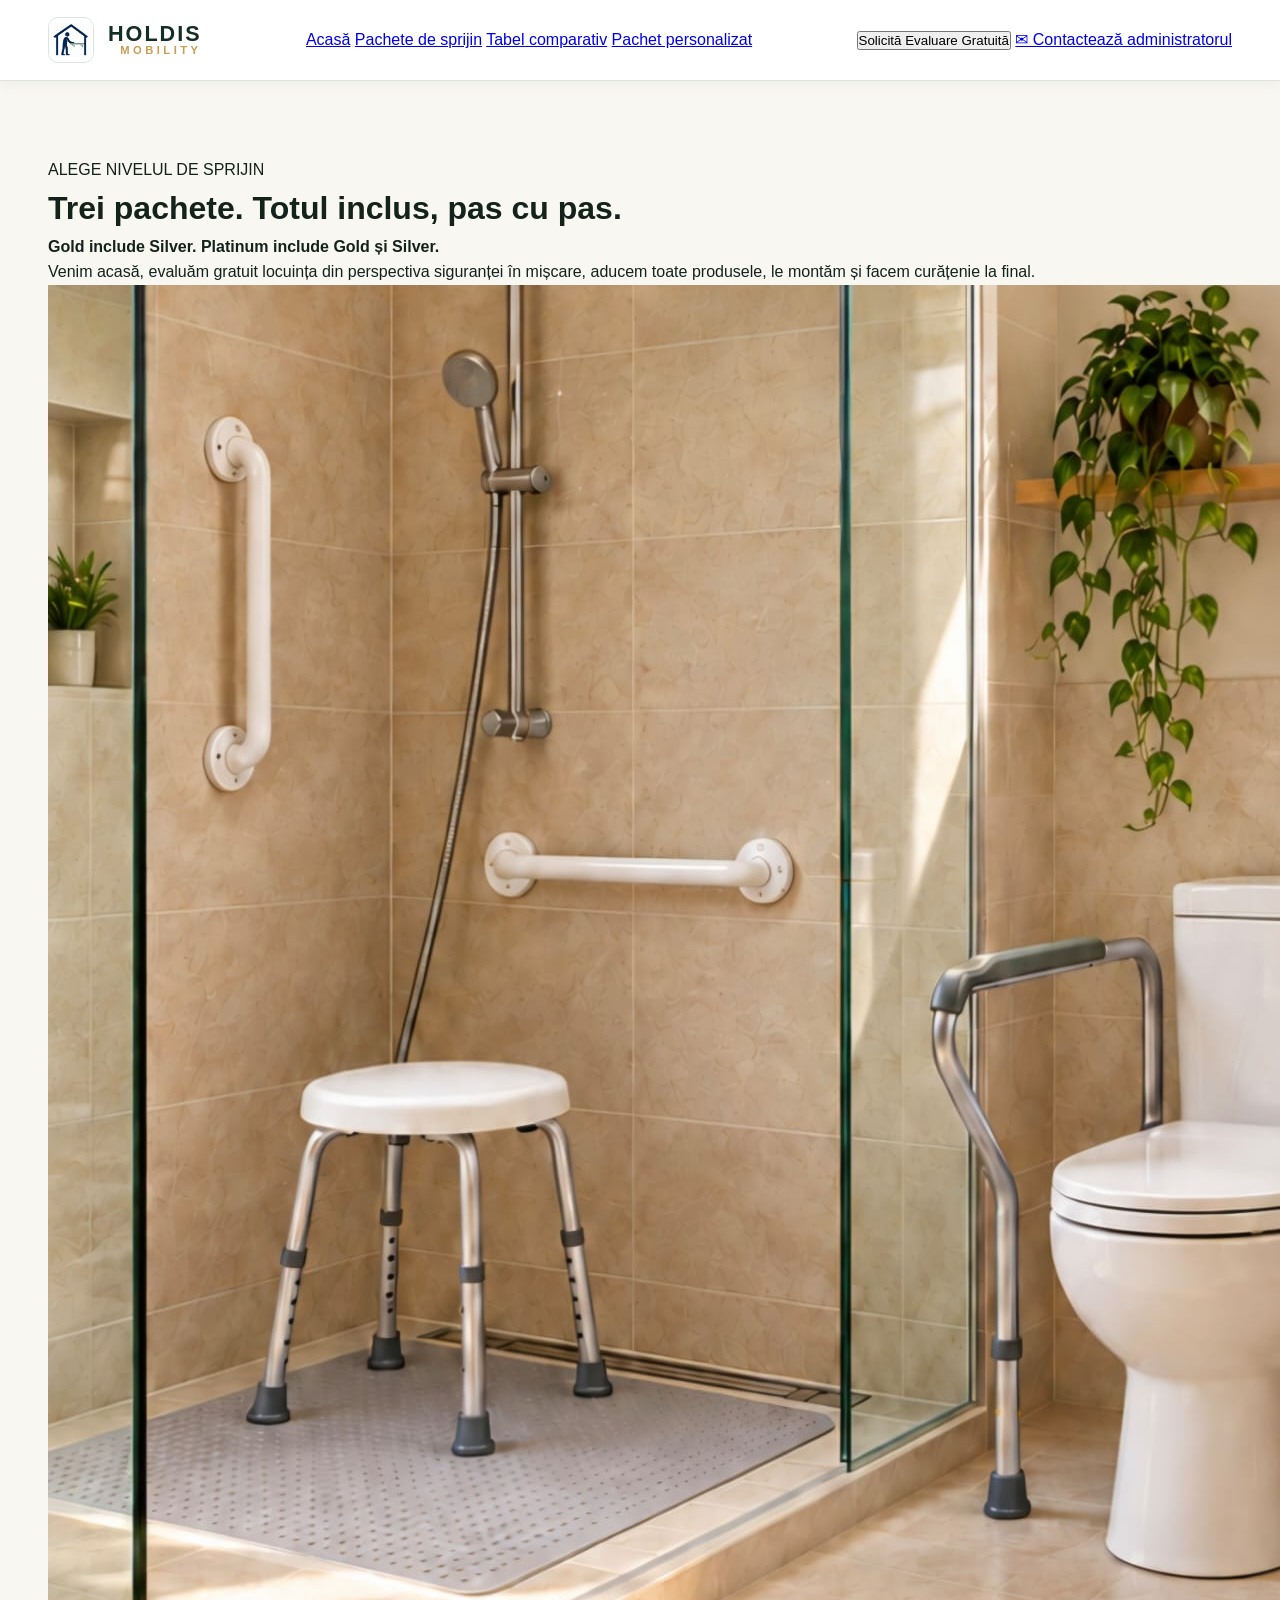
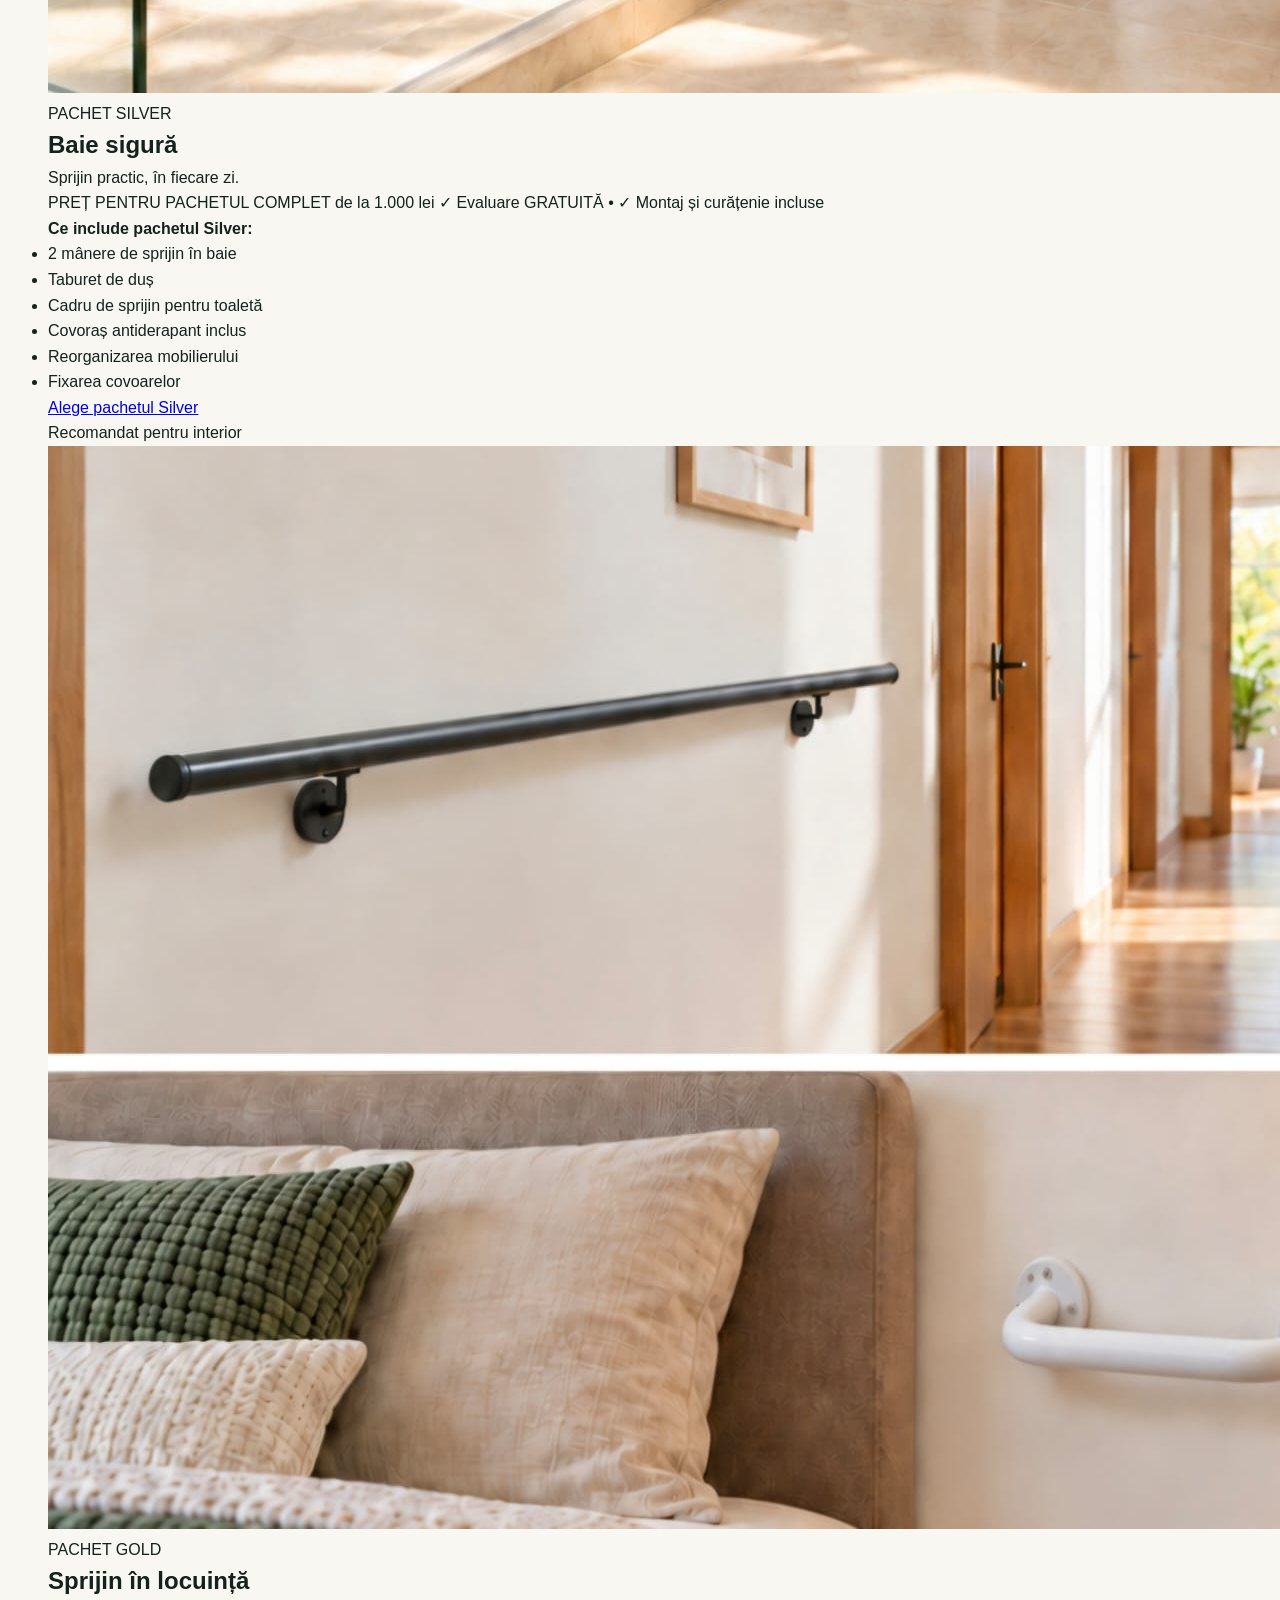
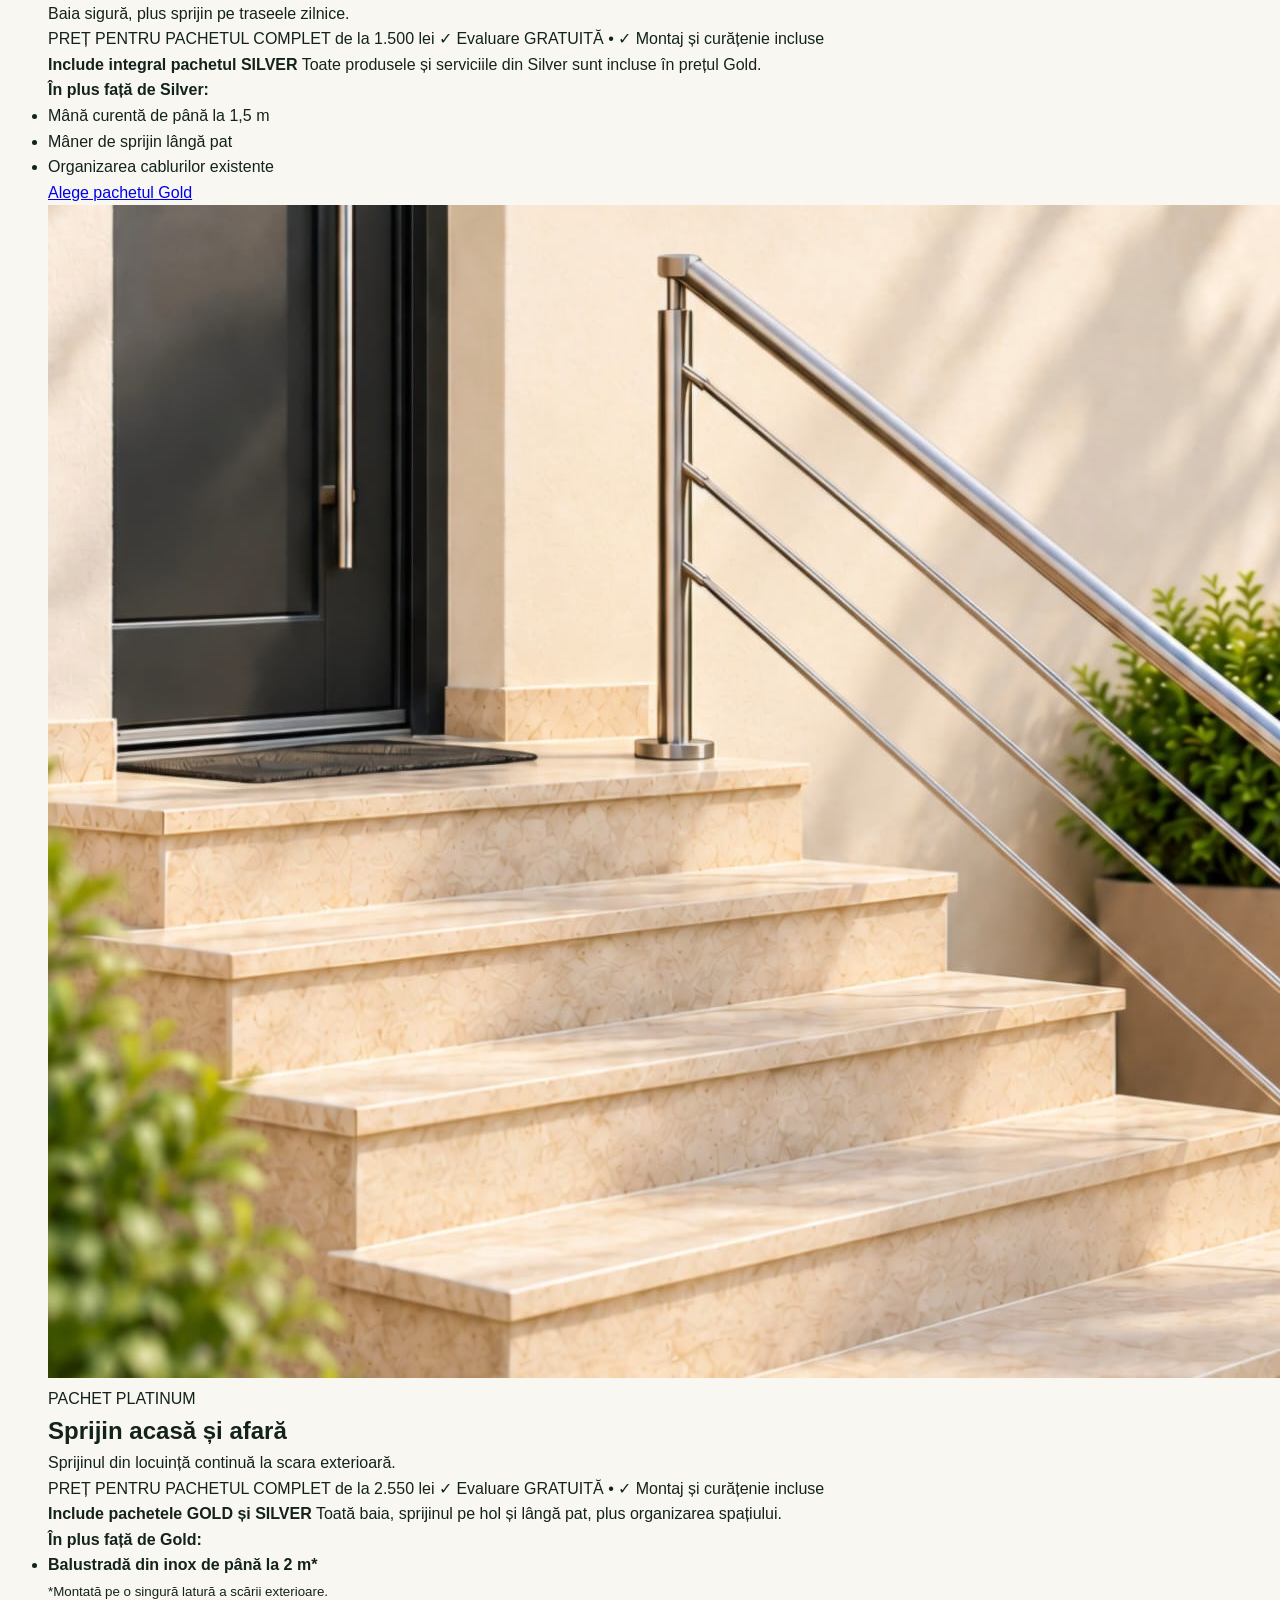
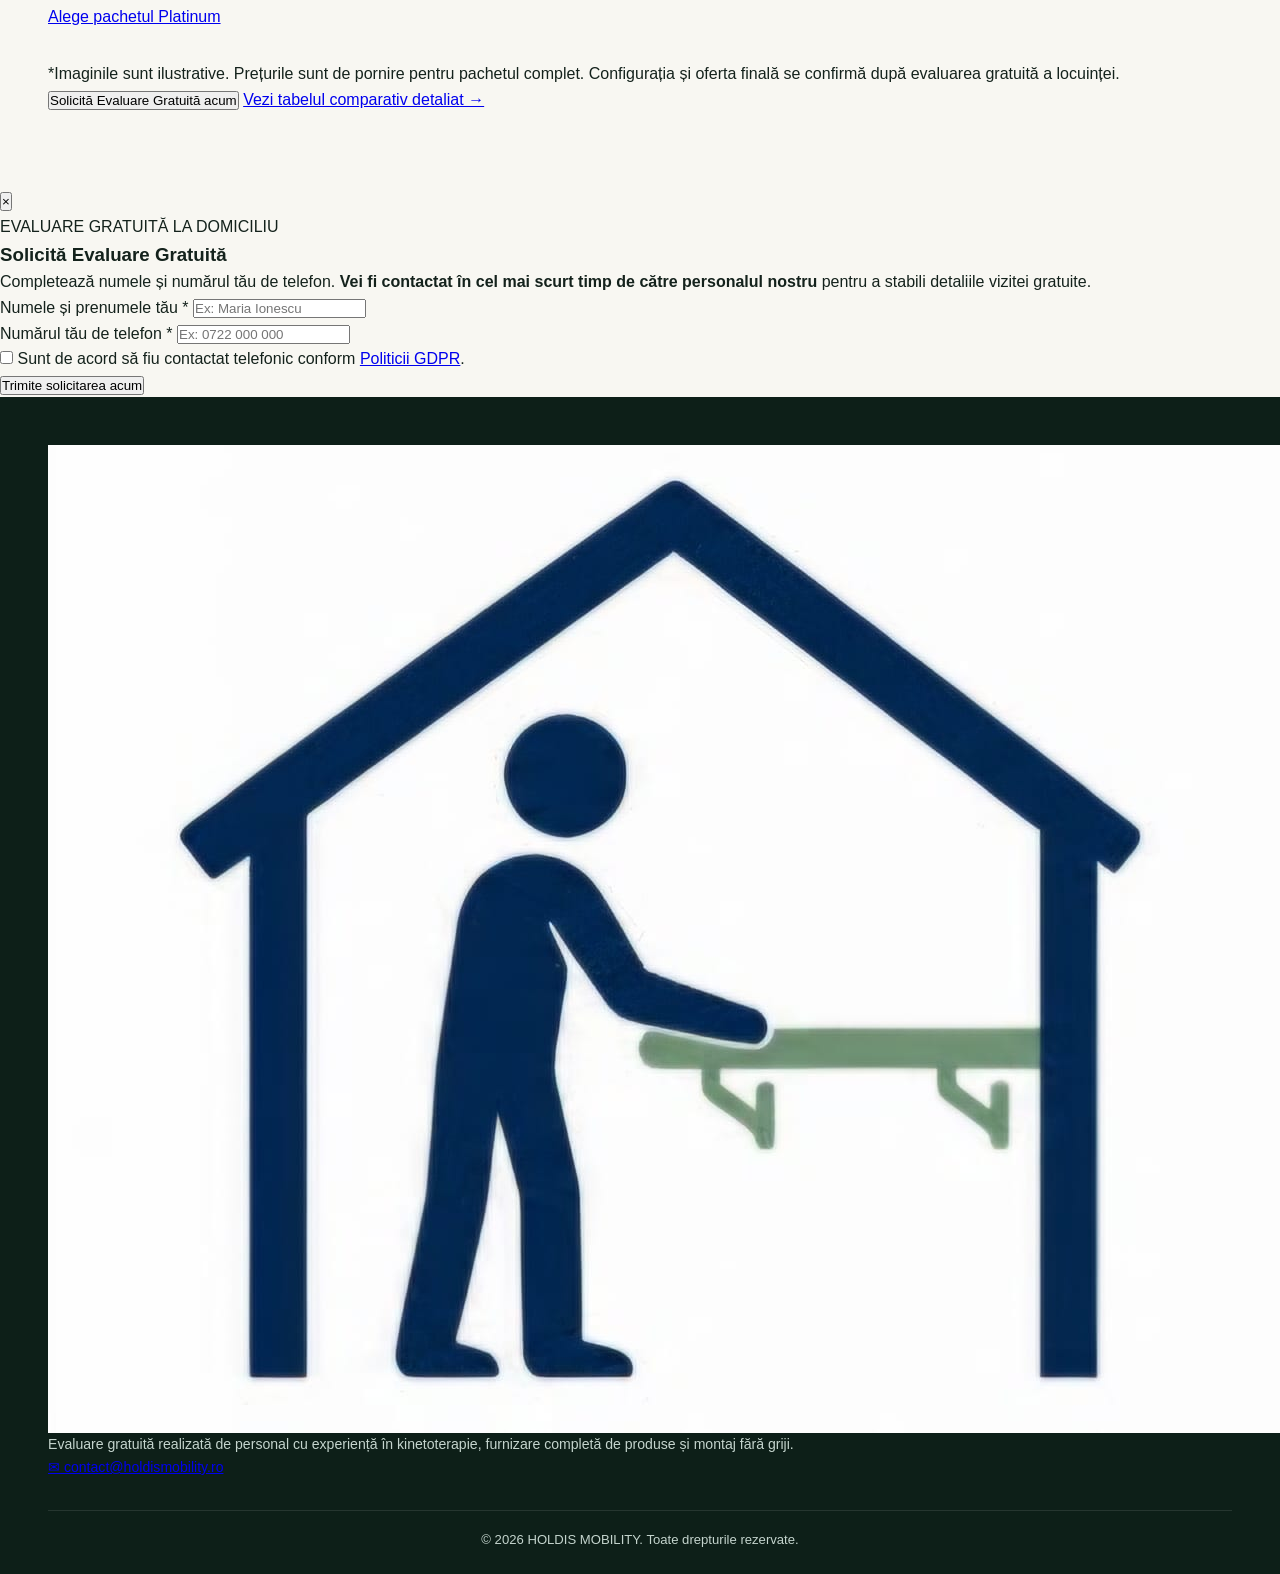
<file: pachete.html>
<!DOCTYPE html>
<html lang="ro">
<head>
    <meta charset="UTF-8">
    <meta name="viewport" content="width=device-width, initial-scale=1.0">
    <title>Pachete de Sprijin (Silver, Gold, Platinum) | HOLDIS MOBILITY</title>
    <meta name="description" content="Alege nivelul de sprijin potrivit: Pachetul Silver, Gold sau Platinum. Evaluare gratuită la domiciliu și montaj inclus.">
    <link rel="stylesheet" href="style.css">
</head>
<body>

    <!-- HEADER / NAVIGARE -->
    <header class="site-header">
        <div class="container header-inner">
            <a href="index.html" class="brand-logo">
                <img src="logo.png" alt="Emblemă HOLDIS MOBILITY" class="logo-img" onerror="this.src='https://placehold.co/96x96/2B4C59/FFFFFF?text=HM'">
                <div class="logo-text">
                    <span class="logo-main">HOLDIS</span>
                    <span class="logo-sub">MOBILITY</span>
                </div>
            </a>

            <nav class="main-nav">
                <a href="index.html">Acasă</a>
                <a href="pachete.html" class="active">Pachete de sprijin</a>
                <a href="comparatie.html">Tabel comparativ</a>
                <a href="configurator.html">Pachet personalizat</a>
            </nav>

            <div class="header-actions">
                <button type="button" class="btn-eval-header" onclick="openEvalModal()">
                    Solicită Evaluare Gratuită
                </button>
                <a href="mailto:contact@holdismobility.ro?subject=Solicitare%20informatii%20HOLDIS%20MOBILITY" class="admin-mail-pill">
                    ✉ Contactează administratorul
                </a>
            </div>
        </div>
    </header>

    <!-- CONTINUT PAGINA PACHETE -->
    <main class="section">
        <div class="container">
            <div class="section-header">
                <span class="section-tag">ALEGE NIVELUL DE SPRIJIN</span>
                <h1>Trei pachete. Totul inclus, pas cu pas.</h1>
                <p>
                    <strong>Gold include Silver. Platinum include Gold și Silver.</strong><br>
                    Venim acasă, evaluăm gratuit locuința din perspectiva siguranței în mișcare, aducem toate produsele, le montăm și facem curățenie la final.
                </p>
            </div>

            <div class="packages-grid">
                
                <!-- PACHETUL SILVER (Cu poza din Pagina 2 a PDF-ului) -->
                <article class="package-card">
                    <div class="package-img-wrapper">
                        <!-- PLACEHOLDER POZA SILVER: Pune in folder imaginea "pachet-silver.jpg" (poza cu baia din PDF) -->
                        <img src="pachet-silver.jpg" alt="Pachet Silver - Baie sigură cu mânere de sprijin, taburet de duș și cadru toaletă" class="package-img" onerror="this.src='https://placehold.co/600x380/E8F0EB/2B4C59?text=Poza+PDF+Pag+2:+pachet-silver.jpg'">
                    </div>
                    <div class="package-header">
                        <span class="package-tier">PACHET SILVER</span>
                        <h2>Baie sigură</h2>
                        <p class="package-tagline">Sprijin practic, în fiecare zi.</p>
                    </div>
                    <div class="package-price">
                        <span class="price-label">PREȚ PENTRU PACHETUL COMPLET</span>
                        <span class="price-value">de la 1.000 lei</span>
                        <span class="price-meta">✓ Evaluare GRATUITĂ • ✓ Montaj și curățenie incluse</span>
                    </div>
                    <div class="package-body">
                        <h4>Ce include pachetul Silver:</h4>
                        <ul class="check-list">
                            <li>2 mânere de sprijin în baie</li>
                            <li>Taburet de duș</li>
                            <li>Cadru de sprijin pentru toaletă</li>
                            <li>Covoraș antiderapant inclus</li>
                            <li>Reorganizarea mobilierului</li>
                            <li>Fixarea covoarelor</li>
                        </ul>
                    </div>
                    <div class="package-footer">
                        <a href="configurator.html?pachet=Silver" class="btn-select-pkg">
                            Alege pachetul Silver
                        </a>
                    </div>
                </article>

                <!-- PACHETUL GOLD -->
                <article class="package-card featured">
                    <div class="featured-ribbon">Recomandat pentru interior</div>
                    <div class="package-img-wrapper">
                        <!-- PLACEHOLDER POZA GOLD: Pune in folder imaginea "pachet-gold.jpg" -->
                        <img src="pachet-gold.jpg" alt="Pachet Gold - Sprijin în locuință, hol și lângă pat" class="package-img" onerror="this.src='https://placehold.co/600x380/2B4C59/FFFFFF?text=Poza+Interior+Casa:+pachet-gold.jpg'">
                    </div>
                    <div class="package-header">
                        <span class="package-tier">PACHET GOLD</span>
                        <h2>Sprijin în locuință</h2>
                        <p class="package-tagline">Baia sigură, plus sprijin pe traseele zilnice.</p>
                    </div>
                    <div class="package-price">
                        <span class="price-label">PREȚ PENTRU PACHETUL COMPLET</span>
                        <span class="price-value">de la 1.500 lei</span>
                        <span class="price-meta">✓ Evaluare GRATUITĂ • ✓ Montaj și curățenie incluse</span>
                    </div>
                    <div class="package-body">
                        <div class="includes-box">
                            <strong>Include integral pachetul SILVER</strong>
                            <span>Toate produsele și serviciile din Silver sunt incluse în prețul Gold.</span>
                        </div>
                        <h4>În plus față de Silver:</h4>
                        <ul class="check-list">
                            <li>Mână curentă de până la 1,5 m</li>
                            <li>Mâner de sprijin lângă pat</li>
                            <li>Organizarea cablurilor existente</li>
                        </ul>
                    </div>
                    <div class="package-footer">
                        <a href="configurator.html?pachet=Gold" class="btn-select-pkg">
                            Alege pachetul Gold
                        </a>
                    </div>
                </article>

                <!-- PACHETUL PLATINUM (Cu poza din Pagina 4 a PDF-ului) -->
                <article class="package-card">
                    <div class="package-img-wrapper">
                        <!-- PLACEHOLDER POZA PLATINUM: Pune in folder imaginea "pachet-platinum.jpg" (poza cu balustrada de inox din PDF) -->
                        <img src="pachet-platinum.jpg" alt="Pachet Platinum - Balustradă din inox pentru scara exterioară" class="package-img" onerror="this.src='https://placehold.co/600x380/E8F0EB/2B4C59?text=Poza+PDF+Pag+4:+pachet-platinum.jpg'">
                    </div>
                    <div class="package-header">
                        <span class="package-tier">PACHET PLATINUM</span>
                        <h2>Sprijin acasă și afară</h2>
                        <p class="package-tagline">Sprijinul din locuință continuă la scara exterioară.</p>
                    </div>
                    <div class="package-price">
                        <span class="price-label">PREȚ PENTRU PACHETUL COMPLET</span>
                        <span class="price-value">de la 2.550 lei</span>
                        <span class="price-meta">✓ Evaluare GRATUITĂ • ✓ Montaj și curățenie incluse</span>
                    </div>
                    <div class="package-body">
                        <div class="includes-box">
                            <strong>Include pachetele GOLD și SILVER</strong>
                            <span>Toată baia, sprijinul pe hol și lângă pat, plus organizarea spațiului.</span>
                        </div>
                        <h4>În plus față de Gold:</h4>
                        <ul class="check-list">
                            <li>
                                <strong>Balustradă din inox de până la 2 m*</strong><br>
                                <small>*Montată pe o singură latură a scării exterioare.</small>
                            </li>
                        </ul>
                    </div>
                    <div class="package-footer">
                        <a href="configurator.html?pachet=Platinum" class="btn-select-pkg">
                            Alege pachetul Platinum
                        </a>
                    </div>
                </article>

            </div>

            <p class="table-note" style="margin-top: 32px;">
                *Imaginile sunt ilustrative. Prețurile sunt de pornire pentru pachetul complet. Configurația și oferta finală se confirmă după evaluarea gratuită a locuinței.
            </p>

            <!-- Buton catre tabel sau evaluare -->
            <div class="page-bottom-actions">
                <button type="button" class="btn-primary btn-large" onclick="openEvalModal()">
                    Solicită Evaluare Gratuită acum
                </button>
                <a href="comparatie.html" class="btn-secondary btn-large">
                    Vezi tabelul comparativ detaliat →
                </a>
            </div>
        </div>
    </main>

    <!-- MODAL EVALUARE GRATUITA -->
    <div id="evalModal" class="modal-overlay" aria-hidden="true">
        <div class="modal-box" role="dialog" aria-labelledby="modalTitle">
            <button type="button" class="modal-close" onclick="closeEvalModal()" aria-label="Închide">&times;</button>
            <div id="modalFormContent">
                <span class="badge-kineto">EVALUARE GRATUITĂ LA DOMICILIU</span>
                <h3 id="modalTitle">Solicită Evaluare Gratuită</h3>
                <p class="modal-desc">
                    Completează numele și numărul tău de telefon. <strong>Vei fi contactat în cel mai scurt timp de către personalul nostru</strong> pentru a stabili detaliile vizitei gratuite.
                </p>
                <form id="quickEvalForm">
                    <div class="input-field">
                        <label for="evalNume">Numele și prenumele tău *</label>
                        <input type="text" id="evalNume" required placeholder="Ex: Maria Ionescu">
                    </div>
                    <div class="input-field">
                        <label for="evalTelefon">Numărul tău de telefon *</label>
                        <input type="tel" id="evalTelefon" required placeholder="Ex: 0722 000 000">
                    </div>
                    <div class="gdpr-mini">
                        <label class="checkbox-item">
                            <input type="checkbox" required>
                            <span>Sunt de acord să fiu contactat telefonic conform <a href="legal.html#gdpr" target="_blank">Politicii GDPR</a>.</span>
                        </label>
                    </div>
                    <button type="submit" class="btn-primary btn-full">Trimite solicitarea acum</button>
                </form>
            </div>
            <div id="modalSuccessMessage" class="modal-success" style="display: none;">
                <div class="success-icon">✓</div>
                <h3>Solicitarea ta este pregătită!</h3>
                <p>Am deschis aplicația ta de email pentru a expedia numărul de telefon către echipa HOLDIS MOBILITY. <strong>Vei fi contactat în cel mai scurt timp de către personalul nostru!</strong></p>
                <button type="button" class="btn-secondary" onclick="closeEvalModal()">Închide fereastra</button>
            </div>
        </div>
    </div>

    <!-- FOOTER -->
    <footer class="site-footer">
        <div class="container">
            <div class="footer-grid">
                <div class="footer-col">
                    <div class="brand-logo footer-brand">
                        <img src="logo.png" alt="Logo" class="logo-img-footer" onerror="this.src='https://placehold.co/80x80/FFFFFF/2B4C59?text=HM'">
                        <div class="logo-text">
                            <span class="logo-main">HOLDIS</span>
                            <span class="logo-sub">MOBILITY</span>
                        </div>
                    </div>
                    <p>Evaluare gratuită realizată de personal cu experiență în kinetoterapie, furnizare completă de produse și montaj fără griji.</p>
                    <p class="footer-admin-link">
                        <a href="mailto:contact@holdismobility.ro" class="admin-mail-pill footer-pill">✉ contact@holdismobility.ro</a>
                    </p>
                </div>
                <div class="footer-col">
                    <h4>Date identificare societate</h4>
                    <ul class="legal-list">
                        <li><strong>Denumire:</strong> SC HOLDIS MOBILITY SRL</li>
                        <li><strong>CUI / CIF:</strong> RO12345678</li>
                        <li><strong>Nr. Reg. Com. (ONRC):</strong> J40/1234/2026</li>
                        <li><strong>Sediu social:</strong> Str. Exemplului Nr. 10, Localitate, Județ</li>
                        <li><strong>Capital social:</strong> 200 LEI</li>
                    </ul>
                </div>
                <div class="footer-col">
                    <h4>Informații legale & ANPC</h4>
                    <ul class="footer-links">
                        <li><a href="legal.html#termeni">Termeni și Condiții</a></li>
                        <li><a href="legal.html#gdpr">Politica de Confidențialitate (GDPR)</a></li>
                        <li><a href="legal.html#cookies">Politica de Cookies</a></li>
                        <li><a href="https://anpc.ro/" target="_blank" rel="noopener noreferrer">ANPC - Protecția Consumatorilor</a></li>
                        <li><a href="https://anpc.ro/ce-este-sal/" target="_blank" rel="noopener noreferrer">ANPC - SAL</a></li>
                        <li><a href="https://ec.europa.eu/consumers/odr" target="_blank" rel="noopener noreferrer">Platforma Europeană SOL</a></li>
                    </ul>
                </div>
            </div>
            <div class="footer-bottom">
                <p>&copy; <span class="currentYear"></span> HOLDIS MOBILITY. Toate drepturile rezervate.</p>
            </div>
        </div>
    </footer>

    <script src="script.js"></script>
</body>
</html>
</file>
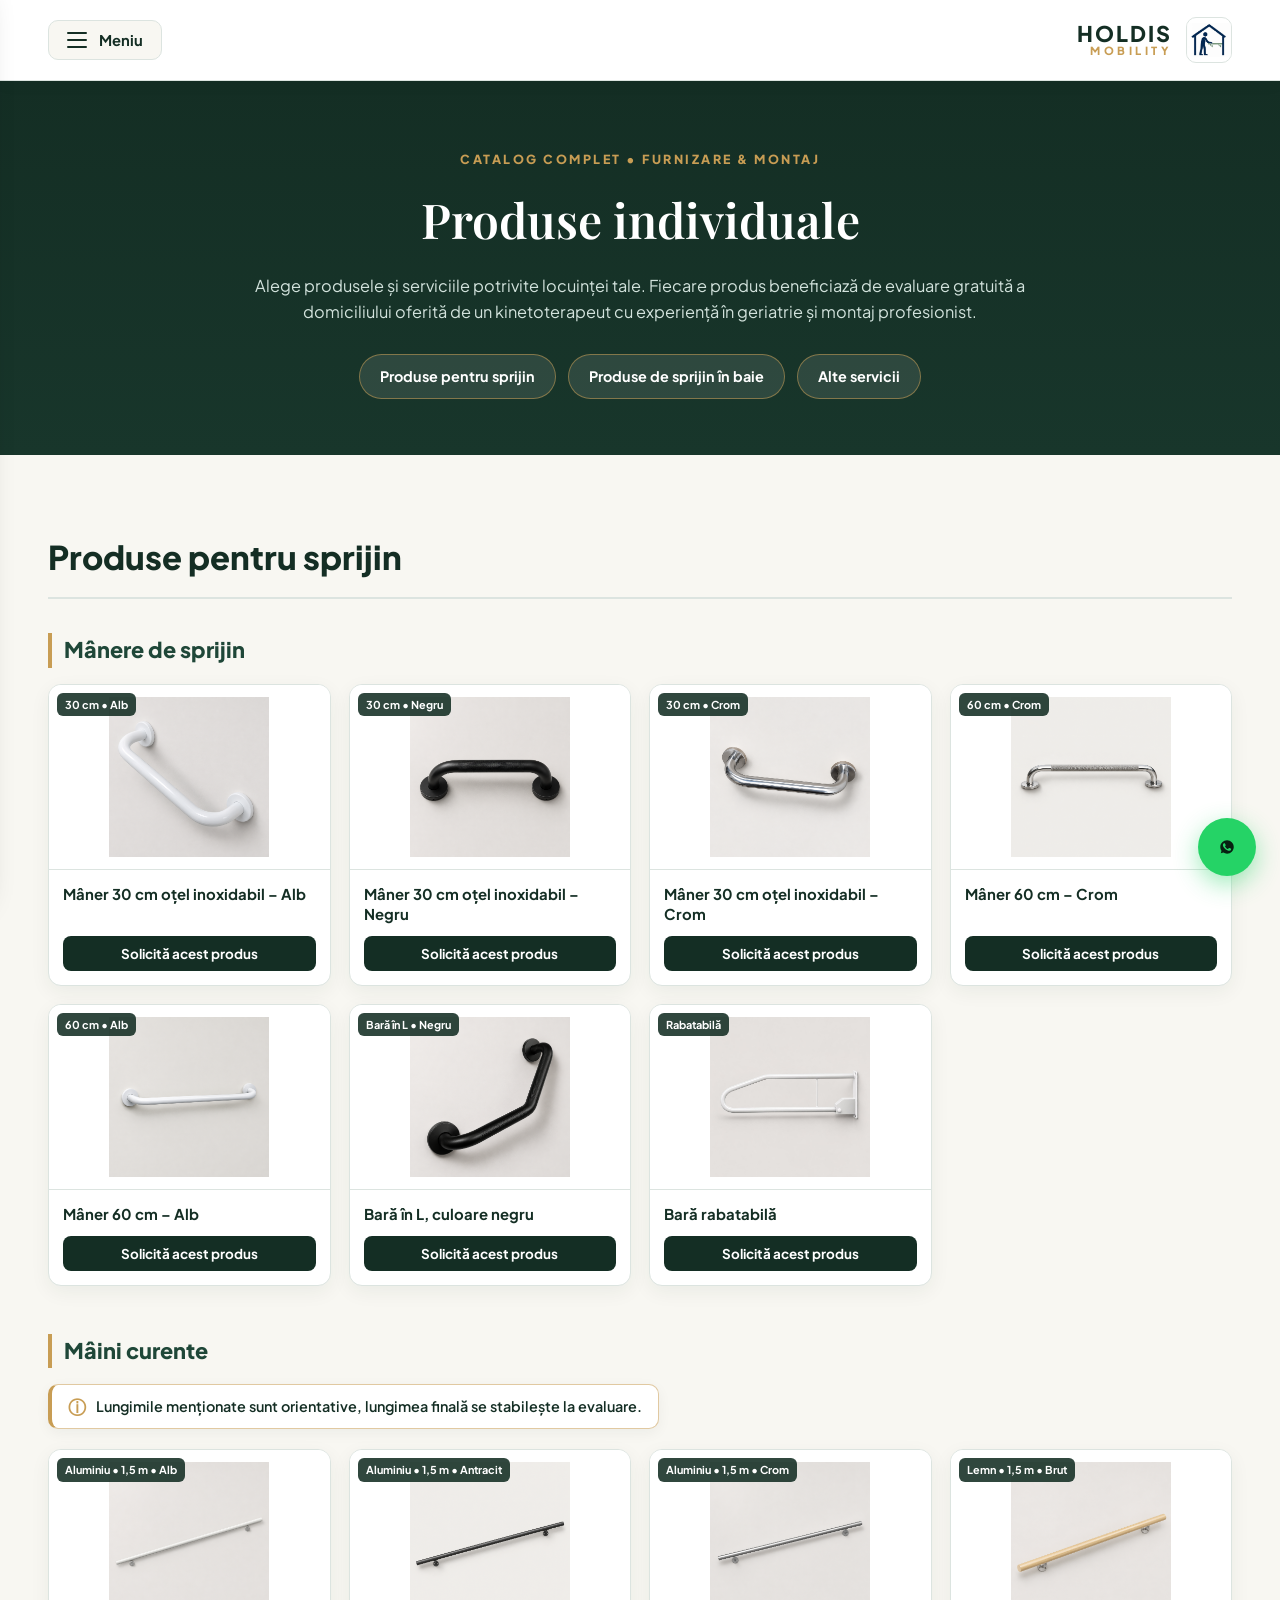
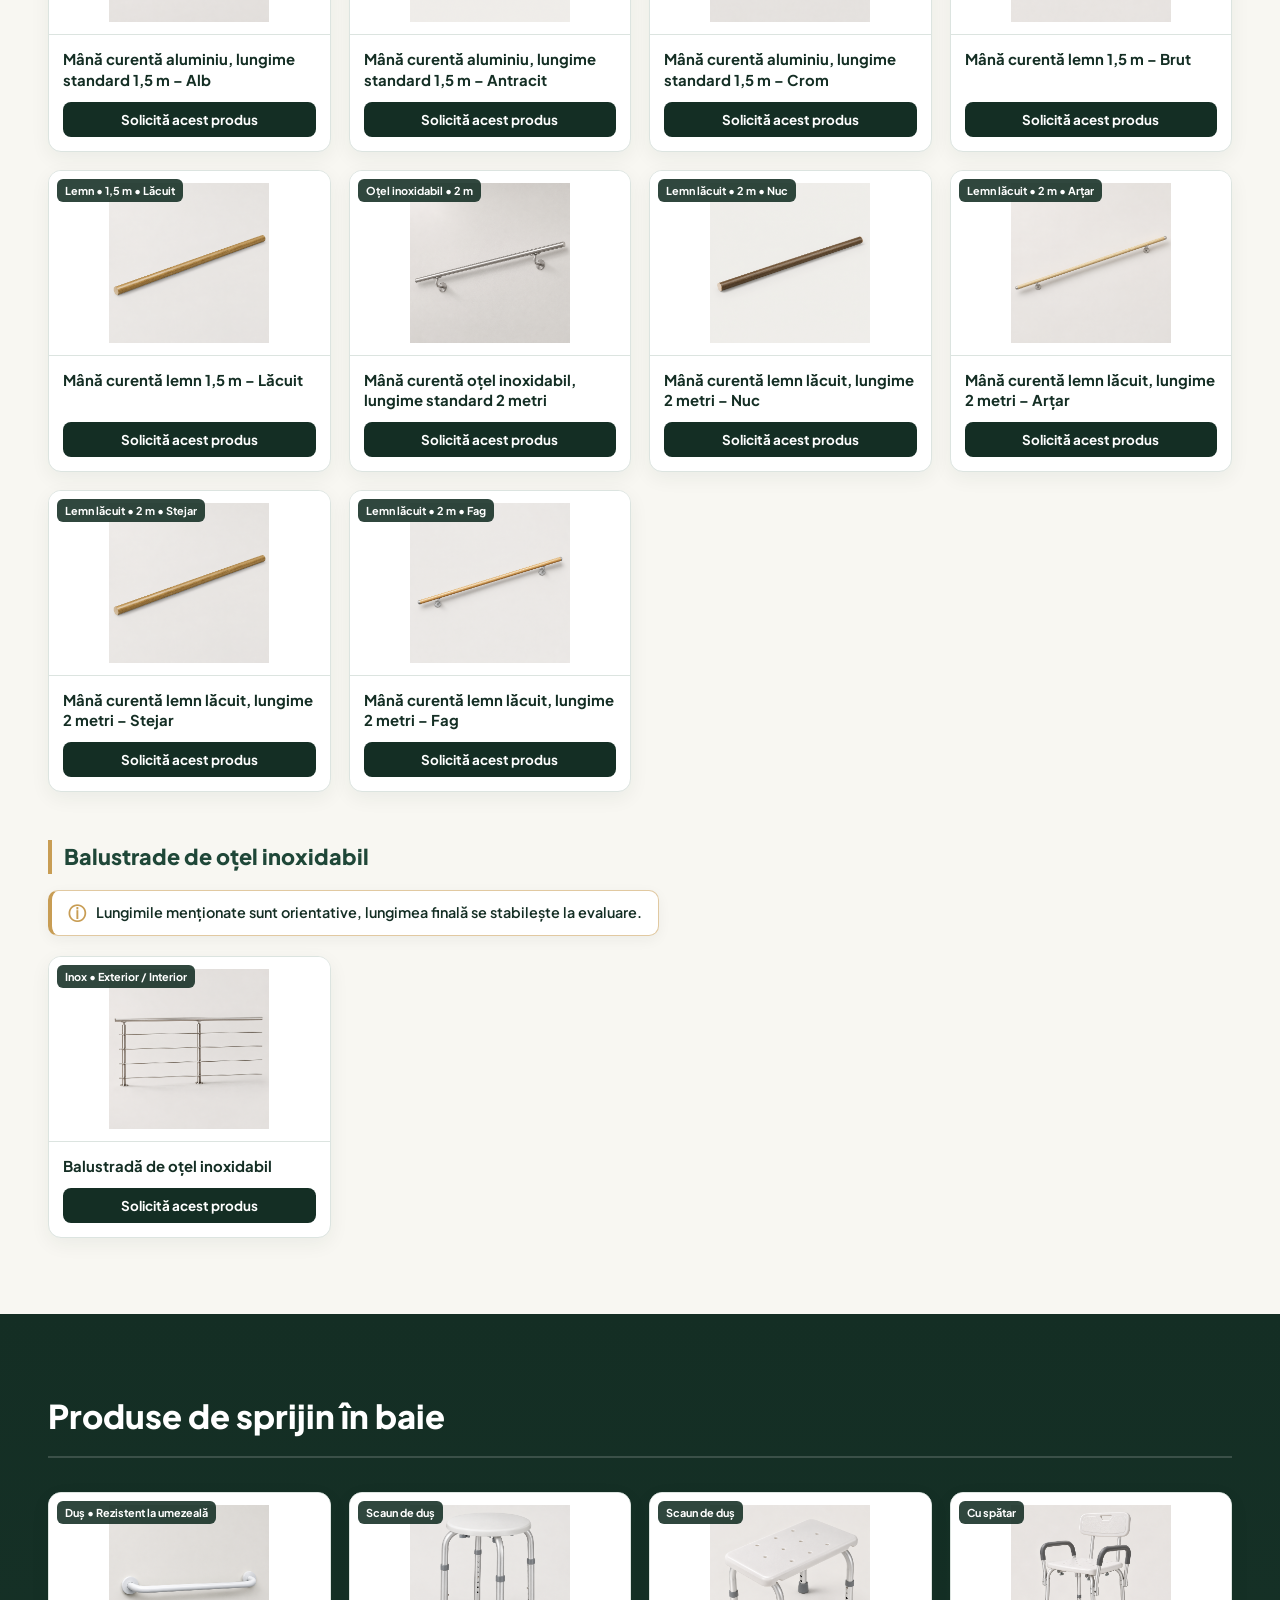
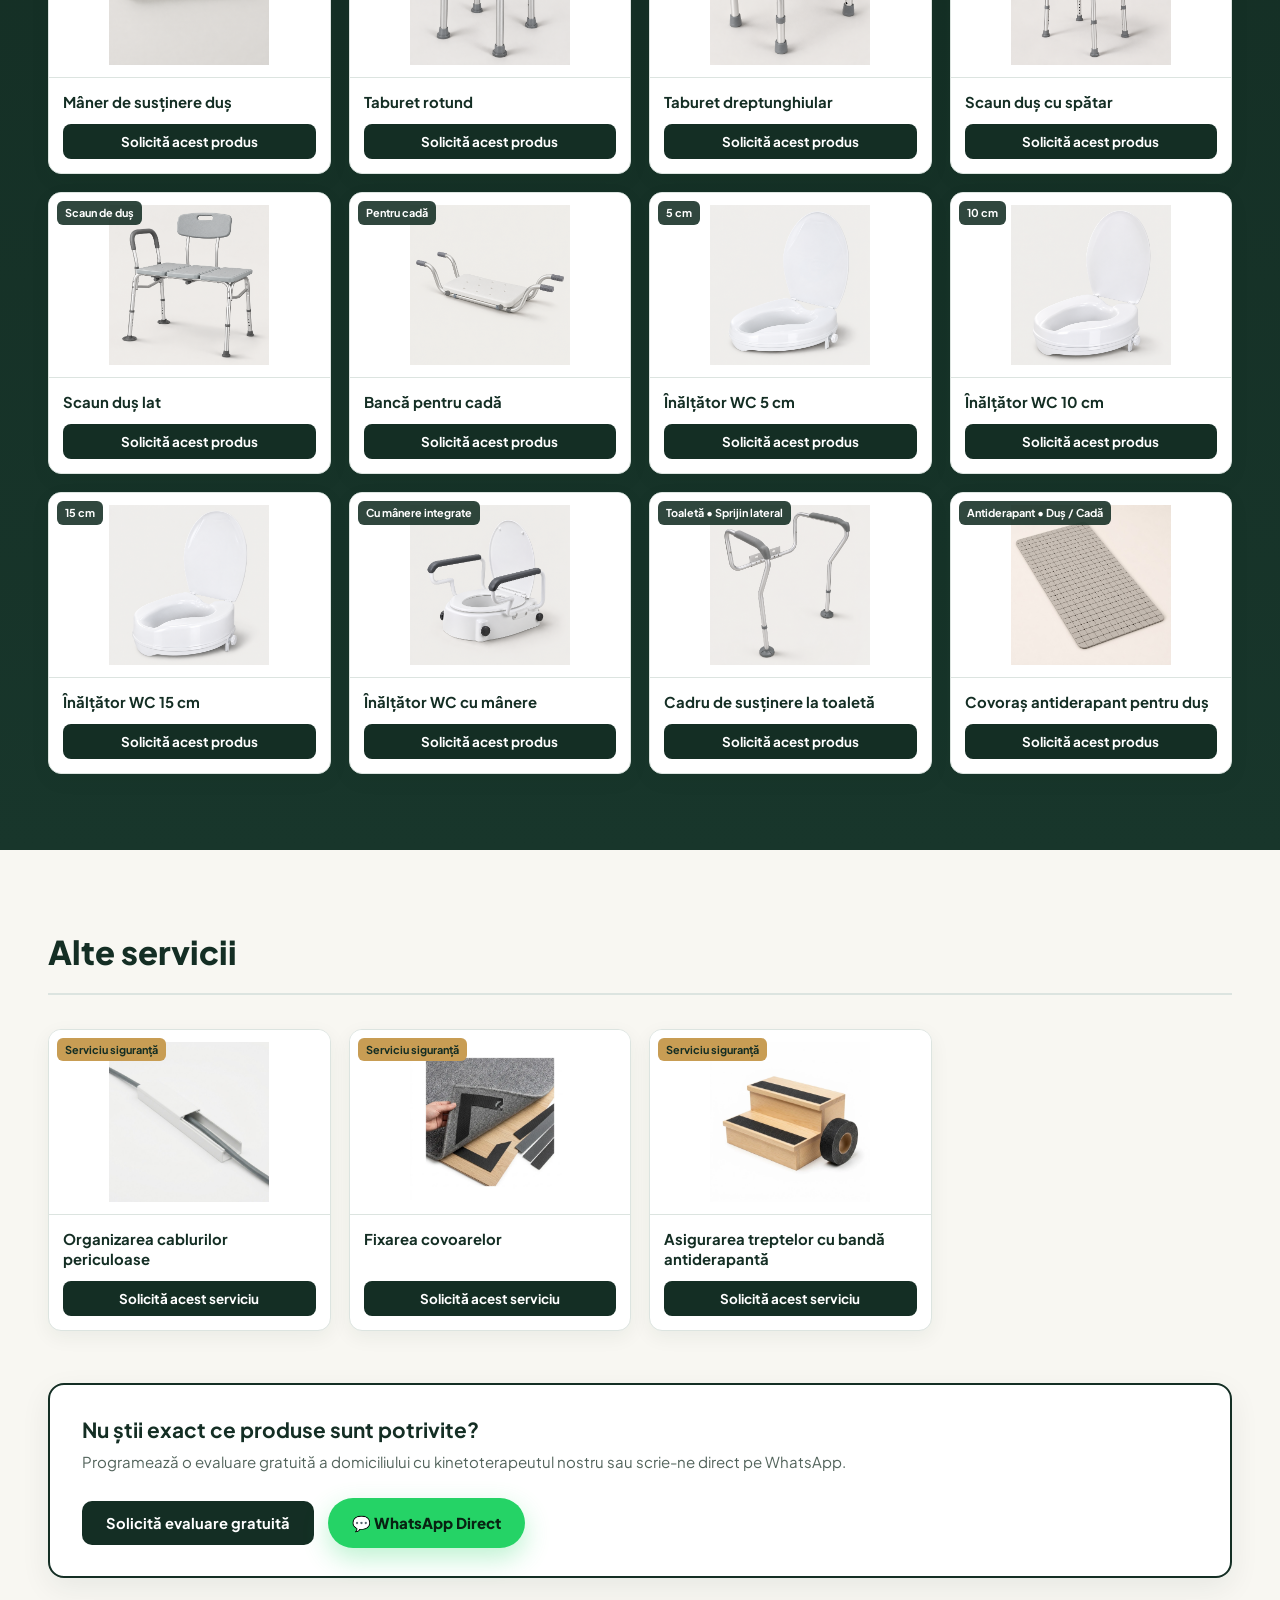
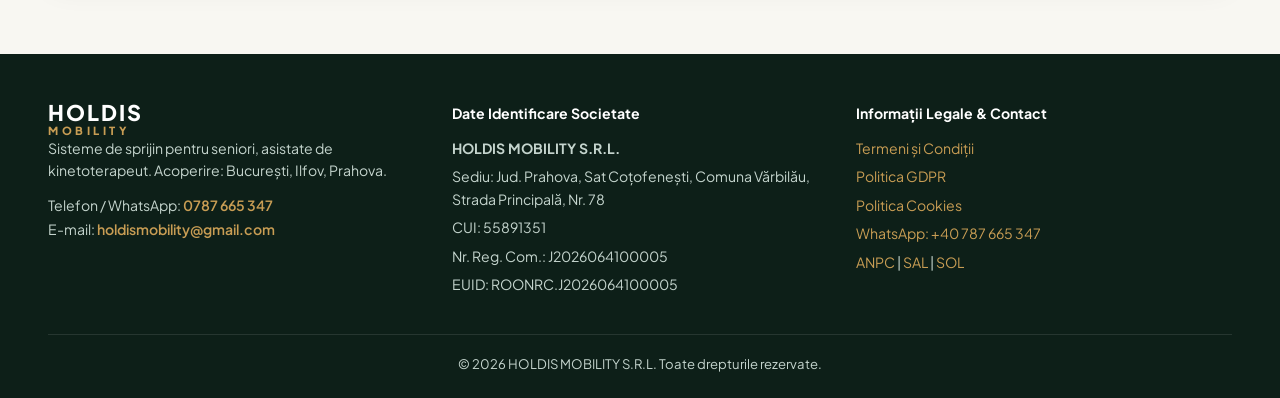
<file: produse.html>
<!DOCTYPE html>
<html lang="ro">
<head>
    <meta charset="UTF-8">
    <meta name="viewport" content="width=device-width, initial-scale=1.0">
    <title>Produse și Servicii | HOLDIS MOBILITY</title>
    <meta name="description" content="Catalog complet de produse individuale de sprijin, echipamente pentru baie și servicii de siguranță la domiciliu Holdis Mobility.">
    <link rel="preconnect" href="https://fonts.googleapis.com">
    <link rel="preconnect" href="https://fonts.gstatic.com" crossorigin>
    <link href="https://fonts.googleapis.com/css2?family=Playfair+Display:ital,wght@0,600;0,700;1,600&family=Plus+Jakarta+Sans:wght@400;500;600;700;800&display=swap" rel="stylesheet">
    <link rel="stylesheet" href="style.css">
</head>
<body>

    <!-- HEADER ALB: HAMBURGER IN STANGA, LOGO IN DREAPTA -->
    <header class="site-header">
        <div class="container header-inner">
            <button type="button" class="hamburger-btn" onclick="toggleDrawerMenu()" aria-label="Deschide meniul">
                <span class="ham-Lines">
                    <span></span>
                    <span></span>
                    <span></span>
                </span>
                <span class="ham-label">Meniu</span>
            </button>

            <a href="index.html" class="brand-logo">
                <div class="logo-text">
                    <span class="logo-main">HOLDIS</span>
                    <span class="logo-sub">MOBILITY</span>
                </div>
                <img src="logo.png" alt="Logo HOLDIS MOBILITY" class="logo-img" onerror="this.src='https://placehold.co/96x96/142E24/FFFFFF?text=HM'">
            </a>
        </div>
    </header>

    <!-- DRAWER MENIU LATERAL -->
    <div class="drawer-overlay" id="drawerOverlay" onclick="toggleDrawerMenu()"></div>
    <aside class="side-drawer" id="sideDrawer" aria-hidden="true">
        <div class="drawer-header">
            <span class="drawer-title">Navigare</span>
            <button type="button" class="drawer-close" onclick="toggleDrawerMenu()" aria-label="Închide meniul">&times;</button>
        </div>
        <nav class="drawer-nav">
            <a href="index.html">Acasă</a>
            <a href="produse.html" class="active">Produse și servicii</a>
            <a href="comparatie.html">Tabel comparativ</a>
            <a href="index.html#aria-lucru">Aria de acoperire</a>
            <a href="index.html#de-ce-noi">De ce noi?</a>
            <a href="index.html#faq">Întrebări frecvente (FAQ)</a>
            <a href="legal.html">Informații legale & GDPR</a>
        </nav>
        <div class="drawer-footer">
            <a href="https://wa.me/40787665347?text=Bun%C4%83%20ziua!%20Doresc%20informa%C8%9Bii%20despre%20produsele%20individuale%20Holdis%20Mobility." target="_blank" rel="noopener" class="btn-whatsapp-full">
                💬 Scrie-ne pe WhatsApp
            </a>
            <a href="tel:+40787665347" class="drawer-mail">📞 0787 665 347</a>
            <a href="mailto:holdismobility@gmail.com" class="drawer-mail">✉ holdismobility@gmail.com</a>
        </div>
    </aside>

    <!-- BANNER INTRO CATALOG PRODUSE -->
    <section class="products-hero section-forest">
        <div class="container">
            <div class="products-hero-inner">
                <span class="kicker-gold">CATALOG COMPLET • FURNIZARE & MONTAJ</span>
                <h1 class="products-page-title">Produse individuale</h1>
                <p class="products-page-lead">
                    Alege produsele și serviciile potrivite locuinței tale. Fiecare produs beneficiază de evaluare gratuită a domiciliului oferită de un kinetoterapeut cu experiență în geriatrie și montaj profesionist.
                </p>
                <div class="zone-jump-nav">
                    <a href="#sprijin" class="zone-pill">Produse pentru sprijin</a>
                    <a href="#baie" class="zone-pill">Produse de sprijin în baie</a>
                    <a href="#servicii" class="zone-pill">Alte servicii</a>
                </div>
            </div>
        </div>
    </section>

    <!-- ======================================================================
         SECTIUNEA 1: PRODUSE PENTRU SPRIJIN
         ====================================================================== -->
    <section id="sprijin" class="section section-cream">
        <div class="container">
            <div class="catalog-section-header">
                <h2>Produse pentru sprijin</h2>
            </div>

            <!-- Categoria: Mânere de sprijin -->
            <div class="category-block">
                <h3 class="category-title">Mânere de sprijin</h3>
                <div class="products-grid">

                    <!-- 1 -->
                    <article class="prod-card">
                        <div class="prod-img-box">
                            <img src="prod-maner-30-alb.jpg" alt="Mâner 30 cm oțel inoxidabil – Alb" onerror="this.src='https://placehold.co/480x340/F8F7F2/142E24?text=Maner+30+cm+Inox+-+Alb'">
                            <span class="prod-tag">30 cm • Alb</span>
                        </div>
                        <div class="prod-body">
                            <h4>Mâner 30 cm oțel inoxidabil – Alb</h4>
                            <button type="button" class="btn-prod-request" onclick="triggerPackageInterest('Mâner 30 cm oțel inoxidabil – Alb')">
                                Solicită acest produs
                            </button>
                        </div>
                    </article>

                    <!-- 2 -->
                    <article class="prod-card">
                        <div class="prod-img-box">
                            <img src="prod-maner-30-negru.jpg" alt="Mâner 30 cm oțel inoxidabil – Negru" onerror="this.src='https://placehold.co/480x340/F8F7F2/142E24?text=Maner+30+cm+Inox+-+Negru'">
                            <span class="prod-tag">30 cm • Negru</span>
                        </div>
                        <div class="prod-body">
                            <h4>Mâner 30 cm oțel inoxidabil – Negru</h4>
                            <button type="button" class="btn-prod-request" onclick="triggerPackageInterest('Mâner 30 cm oțel inoxidabil – Negru')">
                                Solicită acest produs
                            </button>
                        </div>
                    </article>

                    <!-- 3 -->
                    <article class="prod-card">
                        <div class="prod-img-box">
                            <img src="prod-maner-30-crom.jpg" alt="Mâner 30 cm oțel inoxidabil – Crom" onerror="this.src='https://placehold.co/480x340/F8F7F2/142E24?text=Maner+30+cm+Inox+-+Crom'">
                            <span class="prod-tag">30 cm • Crom</span>
                        </div>
                        <div class="prod-body">
                            <h4>Mâner 30 cm oțel inoxidabil – Crom</h4>
                            <button type="button" class="btn-prod-request" onclick="triggerPackageInterest('Mâner 30 cm oțel inoxidabil – Crom')">
                                Solicită acest produs
                            </button>
                        </div>
                    </article>

                    <!-- 4 -->
                    <article class="prod-card">
                        <div class="prod-img-box">
                            <img src="prod-maner-60-crom.jpg" alt="Mâner 60 cm – Crom" onerror="this.src='https://placehold.co/480x340/F8F7F2/142E24?text=Maner+60+cm+-+Crom'">
                            <span class="prod-tag">60 cm • Crom</span>
                        </div>
                        <div class="prod-body">
                            <h4>Mâner 60 cm – Crom</h4>
                            <button type="button" class="btn-prod-request" onclick="triggerPackageInterest('Mâner 60 cm – Crom')">
                                Solicită acest produs
                            </button>
                        </div>
                    </article>

                    <!-- 5 -->
                    <article class="prod-card">
                        <div class="prod-img-box">
                            <img src="prod-maner-60-alb.jpg" alt="Mâner 60 cm – Alb" onerror="this.src='https://placehold.co/480x340/F8F7F2/142E24?text=Maner+60+cm+-+Alb'">
                            <span class="prod-tag">60 cm • Alb</span>
                        </div>
                        <div class="prod-body">
                            <h4>Mâner 60 cm – Alb</h4>
                            <button type="button" class="btn-prod-request" onclick="triggerPackageInterest('Mâner 60 cm – Alb')">
                                Solicită acest produs
                            </button>
                        </div>
                    </article>

                    <!-- 6 -->
                    <article class="prod-card">
                        <div class="prod-img-box">
                            <img src="prod-bara-l-negru.jpg" alt="Bară în L, culoare negru" onerror="this.src='https://placehold.co/480x340/F8F7F2/142E24?text=Bara+in+L+-+Negru'">
                            <span class="prod-tag">Bară în L • Negru</span>
                        </div>
                        <div class="prod-body">
                            <h4>Bară în L, culoare negru</h4>
                            <button type="button" class="btn-prod-request" onclick="triggerPackageInterest('Bară în L, culoare negru')">
                                Solicită acest produs
                            </button>
                        </div>
                    </article>

                    <!-- 7 -->
                    <article class="prod-card">
                        <div class="prod-img-box">
                            <img src="prod-bara-rabatabila.jpg" alt="Bară rabatabilă" onerror="this.src='https://placehold.co/480x340/F8F7F2/142E24?text=Bara+rabatabila'">
                            <span class="prod-tag">Rabatabilă</span>
                        </div>
                        <div class="prod-body">
                            <h4>Bară rabatabilă</h4>
                            <button type="button" class="btn-prod-request" onclick="triggerPackageInterest('Bară rabatabilă')">
                                Solicită acest produs
                            </button>
                        </div>
                    </article>

                </div>
            </div>

            <!-- Categoria: Mâini curente -->
            <div class="category-block">
                <h3 class="category-title">Mâini curente</h3>
                <div class="length-note">
                    <span class="length-note-icon">ⓘ</span>
                    <span>Lungimile menționate sunt orientative, lungimea finală se stabilește la evaluare.</span>
                </div>
                <div class="products-grid">

                    <!-- 8 -->
                    <article class="prod-card">
                        <div class="prod-img-box">
                            <img src="prod-mana-aluminiu-15-alb.jpg" alt="Mână curentă aluminiu, lungime standard 1,5 m – Alb" onerror="this.src='https://placehold.co/480x340/F8F7F2/142E24?text=Mana+curenta+Aluminiu+1,5m+-+Alb'">
                            <span class="prod-tag">Aluminiu • 1,5 m • Alb</span>
                        </div>
                        <div class="prod-body">
                            <h4>Mână curentă aluminiu, lungime standard 1,5 m – Alb</h4>
                            <button type="button" class="btn-prod-request" onclick="triggerPackageInterest('Mână curentă aluminiu, lungime standard 1,5 m – Alb')">
                                Solicită acest produs
                            </button>
                        </div>
                    </article>

                    <!-- 9 -->
                    <article class="prod-card">
                        <div class="prod-img-box">
                            <img src="prod-mana-aluminiu-15-antracit.jpg" alt="Mână curentă aluminiu, lungime standard 1,5 m – Antracit" onerror="this.src='https://placehold.co/480x340/F8F7F2/142E24?text=Mana+curenta+Aluminiu+1,5m+-+Antracit'">
                            <span class="prod-tag">Aluminiu • 1,5 m • Antracit</span>
                        </div>
                        <div class="prod-body">
                            <h4>Mână curentă aluminiu, lungime standard 1,5 m – Antracit</h4>
                            <button type="button" class="btn-prod-request" onclick="triggerPackageInterest('Mână curentă aluminiu, lungime standard 1,5 m – Antracit')">
                                Solicită acest produs
                            </button>
                        </div>
                    </article>

                    <!-- 10 -->
                    <article class="prod-card">
                        <div class="prod-img-box">
                            <img src="prod-mana-aluminiu-15-crom.jpg" alt="Mână curentă aluminiu, lungime standard 1,5 m – Crom" onerror="this.src='https://placehold.co/480x340/F8F7F2/142E24?text=Mana+curenta+Aluminiu+1,5m+-+Crom'">
                            <span class="prod-tag">Aluminiu • 1,5 m • Crom</span>
                        </div>
                        <div class="prod-body">
                            <h4>Mână curentă aluminiu, lungime standard 1,5 m – Crom</h4>
                            <button type="button" class="btn-prod-request" onclick="triggerPackageInterest('Mână curentă aluminiu, lungime standard 1,5 m – Crom')">
                                Solicită acest produs
                            </button>
                        </div>
                    </article>

                    <!-- 11 -->
                    <article class="prod-card">
                        <div class="prod-img-box">
                            <img src="prod-mana-lemn-15-brut.jpg" alt="Mână curentă lemn 1,5 m – Brut" onerror="this.src='https://placehold.co/480x340/F8F7F2/142E24?text=Mana+curenta+Lemn+1,5m+-+Brut'">
                            <span class="prod-tag">Lemn • 1,5 m • Brut</span>
                        </div>
                        <div class="prod-body">
                            <h4>Mână curentă lemn 1,5 m – Brut</h4>
                            <button type="button" class="btn-prod-request" onclick="triggerPackageInterest('Mână curentă lemn 1,5 m – Brut')">
                                Solicită acest produs
                            </button>
                        </div>
                    </article>

                    <!-- 12 -->
                    <article class="prod-card">
                        <div class="prod-img-box">
                            <img src="prod-mana-lemn-15-lacuit.jpg" alt="Mână curentă lemn 1,5 m – Lăcuit" onerror="this.src='https://placehold.co/480x340/F8F7F2/142E24?text=Mana+curenta+Lemn+1,5m+-+Lacuit'">
                            <span class="prod-tag">Lemn • 1,5 m • Lăcuit</span>
                        </div>
                        <div class="prod-body">
                            <h4>Mână curentă lemn 1,5 m – Lăcuit</h4>
                            <button type="button" class="btn-prod-request" onclick="triggerPackageInterest('Mână curentă lemn 1,5 m – Lăcuit')">
                                Solicită acest produs
                            </button>
                        </div>
                    </article>

                    <!-- 13 -->
                    <article class="prod-card">
                        <div class="prod-img-box">
                            <img src="prod-mana-inox-2m.jpg" alt="Mână curentă oțel inoxidabil, lungime standard 2 metri" onerror="this.src='https://placehold.co/480x340/F8F7F2/142E24?text=Mana+curenta+Inox+2+metri'">
                            <span class="prod-tag">Oțel inoxidabil • 2 m</span>
                        </div>
                        <div class="prod-body">
                            <h4>Mână curentă oțel inoxidabil, lungime standard 2 metri</h4>
                            <button type="button" class="btn-prod-request" onclick="triggerPackageInterest('Mână curentă oțel inoxidabil, lungime standard 2 metri')">
                                Solicită acest produs
                            </button>
                        </div>
                    </article>

                    <!-- 14 -->
                    <article class="prod-card">
                        <div class="prod-img-box">
                            <img src="prod-mana-lemn-2m-nuc.jpg" alt="Mână curentă lemn lăcuit, lungime 2 metri – Nuc" onerror="this.src='https://placehold.co/480x340/F8F7F2/142E24?text=Mana+curenta+Lemn+2m+-+Nuc'">
                            <span class="prod-tag">Lemn lăcuit • 2 m • Nuc</span>
                        </div>
                        <div class="prod-body">
                            <h4>Mână curentă lemn lăcuit, lungime 2 metri – Nuc</h4>
                            <button type="button" class="btn-prod-request" onclick="triggerPackageInterest('Mână curentă lemn lăcuit, lungime 2 metri – Nuc')">
                                Solicită acest produs
                            </button>
                        </div>
                    </article>

                    <!-- 15 -->
                    <article class="prod-card">
                        <div class="prod-img-box">
                            <img src="prod-mana-lemn-2m-artar.jpg" alt="Mână curentă lemn lăcuit, lungime 2 metri – Arțar" onerror="this.src='https://placehold.co/480x340/F8F7F2/142E24?text=Mana+curenta+Lemn+2m+-+Artar'">
                            <span class="prod-tag">Lemn lăcuit • 2 m • Arțar</span>
                        </div>
                        <div class="prod-body">
                            <h4>Mână curentă lemn lăcuit, lungime 2 metri – Arțar</h4>
                            <button type="button" class="btn-prod-request" onclick="triggerPackageInterest('Mână curentă lemn lăcuit, lungime 2 metri – Arțar')">
                                Solicită acest produs
                            </button>
                        </div>
                    </article>

                    <!-- 16 -->
                    <article class="prod-card">
                        <div class="prod-img-box">
                            <img src="prod-mana-lemn-2m-stejar.jpg" alt="Mână curentă lemn lăcuit, lungime 2 metri – Stejar" onerror="this.src='https://placehold.co/480x340/F8F7F2/142E24?text=Mana+curenta+Lemn+2m+-+Stejar'">
                            <span class="prod-tag">Lemn lăcuit • 2 m • Stejar</span>
                        </div>
                        <div class="prod-body">
                            <h4>Mână curentă lemn lăcuit, lungime 2 metri – Stejar</h4>
                            <button type="button" class="btn-prod-request" onclick="triggerPackageInterest('Mână curentă lemn lăcuit, lungime 2 metri – Stejar')">
                                Solicită acest produs
                            </button>
                        </div>
                    </article>

                    <!-- 17 -->
                    <article class="prod-card">
                        <div class="prod-img-box">
                            <img src="prod-mana-lemn-2m-fag.jpg" alt="Mână curentă lemn lăcuit, lungime 2 metri – Fag" onerror="this.src='https://placehold.co/480x340/F8F7F2/142E24?text=Mana+curenta+Lemn+2m+-+Fag'">
                            <span class="prod-tag">Lemn lăcuit • 2 m • Fag</span>
                        </div>
                        <div class="prod-body">
                            <h4>Mână curentă lemn lăcuit, lungime 2 metri – Fag</h4>
                            <button type="button" class="btn-prod-request" onclick="triggerPackageInterest('Mână curentă lemn lăcuit, lungime 2 metri – Fag')">
                                Solicită acest produs
                            </button>
                        </div>
                    </article>

                </div>
            </div>

            <!-- Categoria: Balustrade de oțel inoxidabil -->
            <div class="category-block">
                <h3 class="category-title">Balustrade de oțel inoxidabil</h3>
                <div class="length-note">
                    <span class="length-note-icon">ⓘ</span>
                    <span>Lungimile menționate sunt orientative, lungimea finală se stabilește la evaluare.</span>
                </div>
                <div class="products-grid">

                    <!-- 18 -->
                    <article class="prod-card">
                        <div class="prod-img-box">
                            <img src="prod-balustrada-inox.jpg" alt="Balustradă de oțel inoxidabil" onerror="this.src='https://placehold.co/480x340/F8F7F2/142E24?text=Balustrada+otel+inoxidabil'">
                            <span class="prod-tag">Inox • Exterior / Interior</span>
                        </div>
                        <div class="prod-body">
                            <h4>Balustradă de oțel inoxidabil</h4>
                            <button type="button" class="btn-prod-request" onclick="triggerPackageInterest('Balustradă de oțel inoxidabil')">
                                Solicită acest produs
                            </button>
                        </div>
                    </article>

                </div>
            </div>

        </div>
    </section>

    <!-- ======================================================================
         SECTIUNEA 2: PRODUSE DE SPRIJIN ÎN BAIE (GRID UNIFORM FARA SUBCATEGORII)
         ====================================================================== -->
    <section id="baie" class="section section-forest">
        <div class="container">
            <div class="catalog-section-header catalog-section-header-light">
                <h2>Produse de sprijin în baie</h2>
            </div>

            <div class="products-grid">

                <!-- 19 -->
                <article class="prod-card">
                    <div class="prod-img-box">
                        <img src="prod-maner-sustinere-dus.jpg" alt="Mâner de susținere duș" onerror="this.src='https://placehold.co/480x340/F8F7F2/142E24?text=Maner+sustinere+dus'">
                        <span class="prod-tag">Duș • Rezistent la umezeală</span>
                    </div>
                    <div class="prod-body">
                        <h4>Mâner de susținere duș</h4>
                        <button type="button" class="btn-prod-request" onclick="triggerPackageInterest('Mâner de susținere duș')">
                            Solicită acest produs
                        </button>
                    </div>
                </article>

                <!-- 20 -->
                <article class="prod-card">
                    <div class="prod-img-box">
                        <img src="prod-taburet-rotund.jpg" alt="Taburet rotund" onerror="this.src='https://placehold.co/480x340/F8F7F2/142E24?text=Taburet+rotund'">
                        <span class="prod-tag">Scaun de duș</span>
                    </div>
                    <div class="prod-body">
                        <h4>Taburet rotund</h4>
                        <button type="button" class="btn-prod-request" onclick="triggerPackageInterest('Taburet rotund (scaun de duș)')">
                            Solicită acest produs
                        </button>
                    </div>
                </article>

                <!-- 21 -->
                <article class="prod-card">
                    <div class="prod-img-box">
                        <img src="prod-taburet-dreptunghiular.jpg" alt="Taburet dreptunghiular" onerror="this.src='https://placehold.co/480x340/F8F7F2/142E24?text=Taburet+dreptunghiular'">
                        <span class="prod-tag">Scaun de duș</span>
                    </div>
                    <div class="prod-body">
                        <h4>Taburet dreptunghiular</h4>
                        <button type="button" class="btn-prod-request" onclick="triggerPackageInterest('Taburet dreptunghiular (scaun de duș)')">
                            Solicită acest produs
                        </button>
                    </div>
                </article>

                <!-- 22 -->
                <article class="prod-card">
                    <div class="prod-img-box">
                        <img src="prod-scaun-dus-spatar.jpg" alt="Scaun duș cu spătar" onerror="this.src='https://placehold.co/480x340/F8F7F2/142E24?text=Scaun+dus+cu+spatar'">
                        <span class="prod-tag">Cu spătar</span>
                    </div>
                    <div class="prod-body">
                        <h4>Scaun duș cu spătar</h4>
                        <button type="button" class="btn-prod-request" onclick="triggerPackageInterest('Scaun duș cu spătar')">
                            Solicită acest produs
                        </button>
                    </div>
                </article>

                <!-- 23 -->
                <article class="prod-card">
                    <div class="prod-img-box">
                        <img src="prod-scaun-dus-lat.jpg" alt="Scaun duș lat" onerror="this.src='https://placehold.co/480x340/F8F7F2/142E24?text=Scaun+dus+lat'">
                        <span class="prod-tag">Scaun de duș</span>
                    </div>
                    <div class="prod-body">
                        <h4>Scaun duș lat</h4>
                        <button type="button" class="btn-prod-request" onclick="triggerPackageInterest('Scaun duș lat')">
                            Solicită acest produs
                        </button>
                    </div>
                </article>

                <!-- 24 -->
                <article class="prod-card">
                    <div class="prod-img-box">
                        <img src="prod-banca-cada.jpg" alt="Bancă pentru cadă" onerror="this.src='https://placehold.co/480x340/F8F7F2/142E24?text=Banca+pentru+cada'">
                        <span class="prod-tag">Pentru cadă</span>
                    </div>
                    <div class="prod-body">
                        <h4>Bancă pentru cadă</h4>
                        <button type="button" class="btn-prod-request" onclick="triggerPackageInterest('Bancă pentru cadă')">
                            Solicită acest produs
                        </button>
                    </div>
                </article>

                <!-- 25 -->
                <article class="prod-card">
                    <div class="prod-img-box">
                        <img src="prod-inaltator-wc-5cm.jpg" alt="Înălțător WC 5 cm" onerror="this.src='https://placehold.co/480x340/F8F7F2/142E24?text=Inaltator+WC+5+cm'">
                        <span class="prod-tag">5 cm</span>
                    </div>
                    <div class="prod-body">
                        <h4>Înălțător WC 5 cm</h4>
                        <button type="button" class="btn-prod-request" onclick="triggerPackageInterest('Înălțător WC 5 cm')">
                            Solicită acest produs
                        </button>
                    </div>
                </article>

                <!-- 26 -->
                <article class="prod-card">
                    <div class="prod-img-box">
                        <img src="prod-inaltator-wc-10cm.jpg" alt="Înălțător WC 10 cm" onerror="this.src='https://placehold.co/480x340/F8F7F2/142E24?text=Inaltator+WC+10+cm'">
                        <span class="prod-tag">10 cm</span>
                    </div>
                    <div class="prod-body">
                        <h4>Înălțător WC 10 cm</h4>
                        <button type="button" class="btn-prod-request" onclick="triggerPackageInterest('Înălțător WC 10 cm')">
                            Solicită acest produs
                        </button>
                    </div>
                </article>

                <!-- 27 -->
                <article class="prod-card">
                    <div class="prod-img-box">
                        <img src="prod-inaltator-wc-15cm.jpg" alt="Înălțător WC 15 cm" onerror="this.src='https://placehold.co/480x340/F8F7F2/142E24?text=Inaltator+WC+15+cm'">
                        <span class="prod-tag">15 cm</span>
                    </div>
                    <div class="prod-body">
                        <h4>Înălțător WC 15 cm</h4>
                        <button type="button" class="btn-prod-request" onclick="triggerPackageInterest('Înălțător WC 15 cm')">
                            Solicită acest produs
                        </button>
                    </div>
                </article>

                <!-- 28 -->
                <article class="prod-card">
                    <div class="prod-img-box">
                        <img src="prod-inaltator-wc-manere.jpg" alt="Înălțător WC cu mânere" onerror="this.src='https://placehold.co/480x340/F8F7F2/142E24?text=Inaltator+WC+cu+manere'">
                        <span class="prod-tag">Cu mânere integrate</span>
                    </div>
                    <div class="prod-body">
                        <h4>Înălțător WC cu mânere</h4>
                        <button type="button" class="btn-prod-request" onclick="triggerPackageInterest('Înălțător WC cu mânere')">
                            Solicită acest produs
                        </button>
                    </div>
                </article>

                <!-- 29 -->
                <article class="prod-card">
                    <div class="prod-img-box">
                        <img src="prod-cadru-toaleta.jpg" alt="Cadru de susținere la toaletă" onerror="this.src='https://placehold.co/480x340/F8F7F2/142E24?text=Cadru+sustinere+toaleta'">
                        <span class="prod-tag">Toaletă • Sprijin lateral</span>
                    </div>
                    <div class="prod-body">
                        <h4>Cadru de susținere la toaletă</h4>
                        <button type="button" class="btn-prod-request" onclick="triggerPackageInterest('Cadru de susținere la toaletă')">
                            Solicită acest produs
                        </button>
                    </div>
                </article>

                <!-- 30 -->
                <article class="prod-card">
                    <div class="prod-img-box">
                        <img src="prod-covoras-antiderapant.jpg" alt="Covoraș antiderapant pentru duș" onerror="this.src='https://placehold.co/480x340/F8F7F2/142E24?text=Covoras+antiderapant+dus'">
                        <span class="prod-tag">Antiderapant • Duș / Cadă</span>
                    </div>
                    <div class="prod-body">
                        <h4>Covoraș antiderapant pentru duș</h4>
                        <button type="button" class="btn-prod-request" onclick="triggerPackageInterest('Covoraș antiderapant pentru duș')">
                            Solicită acest produs
                        </button>
                    </div>
                </article>

            </div>
        </div>
    </section>

    <!-- ======================================================================
         SECTIUNEA 3: ALTE SERVICII
         ====================================================================== -->
    <section id="servicii" class="section section-cream">
        <div class="container">
            <div class="catalog-section-header">
                <h2>Alte servicii</h2>
            </div>

            <div class="products-grid">

                <!-- 31 -->
                <article class="prod-card">
                    <div class="prod-img-box">
                        <img src="serv-organizare-cabluri.jpg" alt="Organizarea cablurilor periculoase" onerror="this.src='https://placehold.co/480x340/F8F7F2/142E24?text=Organizarea+cablurilor+periculoase'">
                        <span class="prod-tag prod-tag-service">Serviciu siguranță</span>
                    </div>
                    <div class="prod-body">
                        <h4>Organizarea cablurilor periculoase</h4>
                        <button type="button" class="btn-prod-request" onclick="triggerPackageInterest('Serviciu: Organizarea cablurilor periculoase')">
                            Solicită acest serviciu
                        </button>
                    </div>
                </article>

                <!-- 32 -->
                <article class="prod-card">
                    <div class="prod-img-box">
                        <img src="serv-fixare-covoare.jpg" alt="Fixarea covoarelor" onerror="this.src='https://placehold.co/480x340/F8F7F2/142E24?text=Fixarea+covoarelor'">
                        <span class="prod-tag prod-tag-service">Serviciu siguranță</span>
                    </div>
                    <div class="prod-body">
                        <h4>Fixarea covoarelor</h4>
                        <button type="button" class="btn-prod-request" onclick="triggerPackageInterest('Serviciu: Fixarea covoarelor')">
                            Solicită acest serviciu
                        </button>
                    </div>
                </article>

                <!-- 33 -->
                <article class="prod-card">
                    <div class="prod-img-box">
                        <img src="serv-banda-antiderapanta-trepte.jpg" alt="Asigurarea treptelor cu bandă antiderapantă" onerror="this.src='https://placehold.co/480x340/F8F7F2/142E24?text=Banda+antiderapanta+trepte'">
                        <span class="prod-tag prod-tag-service">Serviciu siguranță</span>
                    </div>
                    <div class="prod-body">
                        <h4>Asigurarea treptelor cu bandă antiderapantă</h4>
                        <button type="button" class="btn-prod-request" onclick="triggerPackageInterest('Serviciu: Asigurarea treptelor cu bandă antiderapantă')">
                            Solicită acest serviciu
                        </button>
                    </div>
                </article>

            </div>

            <!-- Banner CTA jos pe pagina Produse -->
            <div class="products-bottom-cta">
                <div>
                    <h3>Nu știi exact ce produse sunt potrivite?</h3>
                    <p>Programează o evaluare gratuită a domiciliului cu kinetoterapeutul nostru sau scrie-ne direct pe WhatsApp.</p>
                </div>
                <div class="pbc-actions">
                    <button type="button" class="btn-coverage-cta" onclick="openQuickEvalModal()">
                        Solicită evaluare gratuită
                    </button>
                    <a href="https://wa.me/40787665347?text=Bun%C4%83%20ziua!%20Am%20nevoie%20de%20sfatul%20dumneavoastr%C4%83%20pentru%20alegerea%20produselor." target="_blank" rel="noopener" class="btn-packages-whatsapp btn-wa-compact">
                        💬 WhatsApp Direct
                    </a>
                </div>
            </div>
        </div>
    </section>

    <!-- MODAL RAPID PENTRU SOLICITARE PRODUS / SERVICIU (TRIMITE EMAIL AUTOMAT) -->
    <div class="modal-backdrop" id="quickRequestModal" aria-hidden="true">
        <div class="modal-card">
            <button type="button" class="modal-close-x" onclick="closeQuickEvalModal()" aria-label="Închide">&times;</button>
            <span class="kicker-forest" id="modalSelectedPkgLabel">SOLICITARE PRODUS</span>
            <h3>Lasă-ne datele de contact</h3>
            <p>Completează numele și numărul de telefon. Solicitarea se trimite automat echipei noastre, iar noi te vom contacta pentru detalii și programare.</p>
            <form id="quickContactForm">
                <input type="hidden" id="quickChosenOption" value="Produs individual">
                <div class="form-field">
                    <label for="qNume">Nume și prenume *</label>
                    <input type="text" id="qNume" required placeholder="Ex: Popescu Andrei">
                </div>
                <div class="form-field">
                    <label for="qTelefon">Telefon *</label>
                    <input type="tel" id="qTelefon" required placeholder="Ex: 07xx xxx xxx">
                </div>
                <div class="form-field">
                    <label for="qZona">Zona (București / Ilfov / Prahova) *</label>
                    <input type="text" id="qZona" required placeholder="Ex: Ploiești / Sector 2">
                </div>
                <div id="formErrorMsg" class="form-error-msg" role="alert" style="display: none;"></div>
                <button type="submit" id="quickSubmitBtn" class="btn-submit-forest">Trimite solicitarea</button>
            </form>
        </div>
    </div>

    <!-- POP-UP CENTRAL: 1. CONFIRMARE IN MIJLOCUL ECRANULUI -> 2. OPTIUNE OPTIONALA WHATSAPP -->
    <div class="modal-backdrop" id="thankYouModal" aria-hidden="true">
        <div class="modal-card thank-you-card">
            <div class="ty-check-circle">✓</div>
            <h3>Mulțumim, vă vom căuta în scurt timp</h3>
            <p id="tyConfirmationText">Solicitarea dumneavoastră a fost trimisă automat către echipa HOLDIS MOBILITY. Un specialist vă va contacta telefonic.</p>

            <div id="tyWhatsAppWrap" class="ty-whatsapp-wrap" style="display: none;">
                <p class="ty-wa-note">Opțional: dacă doriți să ne scrieți direct pe WhatsApp acum:</p>
                <a id="tyWhatsAppBtn" href="https://wa.me/40787665347" target="_blank" rel="noopener" class="btn-whatsapp-full">
                    💬 Continuă pe WhatsApp (opțional)
                </a>
            </div>

            <div class="ty-actions">
                <button type="button" class="btn-submit-forest" onclick="closeThankYouModal()">Închide</button>
            </div>
        </div>
    </div>

    <!-- WIDGET WHATSAPP FIX DREAPTA-JOS -->
    <a href="https://wa.me/40787665347?text=Bun%C4%83%20ziua!%20Doresc%20mai%20multe%20detalii%20despre%20produsele%20Holdis%20Mobility." class="whatsapp-float" target="_blank" rel="noopener" aria-label="Contactează-ne pe WhatsApp">
        <svg viewBox="0 0 24 24" width="28" height="28" fill="currentColor"><path d="M12.031 6.172c-3.181 0-5.767 2.586-5.768 5.766-.001 1.298.38 2.27 1.019 3.287l-.582 2.128 2.182-.573c.978.58 1.911.928 3.145.929 3.178 0 5.767-2.587 5.768-5.766.001-3.187-2.575-5.77-5.764-5.771zm3.392 8.244c-.144.405-.837.774-1.17.824-.299.045-.677.063-1.092-.069-.252-.08-.575-.187-.988-.365-1.739-.751-2.874-2.502-2.961-2.617-.087-.116-.708-.94-.708-1.793s.448-1.273.607-1.446c.159-.173.346-.217.462-.217l.332.006c.106.005.249-.04.39.298.144.347.491 1.2.534 1.287.043.087.072.188.014.304-.058.116-.087.188-.173.289l-.26.304c-.087.086-.177.18-.076.354.101.174.449.741.964 1.201.662.591 1.221.774 1.394.86s.274.072.376-.043c.101-.116.433-.506.549-.68.116-.173.231-.145.39-.087s1.011.477 1.184.564.289.13.332.202c.045.072.045.419-.1.824z"/></svg>
        <span class="wa-tooltip">WhatsApp Direct</span>
    </a>

    <!-- FOOTER LEGAL ROMANIA -->
    <footer class="site-footer">
        <div class="container">
            <div class="footer-grid">
                <div class="footer-col">
                    <div class="logo-text footer-logo-text">
                        <span class="logo-main">HOLDIS</span>
                        <span class="logo-sub">MOBILITY</span>
                    </div>
                    <p>Sisteme de sprijin pentru seniori, asistate de kinetoterapeut. Acoperire: București, Ilfov, Prahova.</p>
                    <p class="footer-contact-line">
                        Telefon / WhatsApp: <a href="tel:+40787665347">0787 665 347</a><br>
                        E-mail: <a href="mailto:holdismobility@gmail.com">holdismobility@gmail.com</a>
                    </p>
                </div>
                <div class="footer-col">
                    <h4>Date Identificare Societate</h4>
                    <ul class="footer-list">
                        <li><strong>HOLDIS MOBILITY S.R.L.</strong></li>
                        <li>Sediu: Jud. Prahova, Sat Coţofeneşti, Comuna Vărbilău, Strada Principală, Nr. 78</li>
                        <li>CUI: 55891351</li>
                        <li>Nr. Reg. Com.: J2026064100005</li>
                        <li>EUID: ROONRC.J2026064100005</li>
                    </ul>
                </div>
                <div class="footer-col">
                    <h4>Informații Legale & Contact</h4>
                    <ul class="footer-list">
                        <li><a href="legal.html#termeni">Termeni și Condiții</a></li>
                        <li><a href="legal.html#gdpr">Politica GDPR</a></li>
                        <li><a href="legal.html#cookies">Politica Cookies</a></li>
                        <li><a href="https://wa.me/40787665347" target="_blank" rel="noopener">WhatsApp: +40 787 665 347</a></li>
                        <li><a href="https://anpc.ro/" target="_blank" rel="noopener">ANPC</a> | <a href="https://anpc.ro/ce-este-sal/" target="_blank" rel="noopener">SAL</a> | <a href="https://ec.europa.eu/consumers/odr" target="_blank" rel="noopener">SOL</a></li>
                    </ul>
                </div>
            </div>
            <div class="footer-bottom">
                &copy; <span class="currentYear"></span> HOLDIS MOBILITY S.R.L. Toate drepturile rezervate.
            </div>
        </div>
    </footer>

    <script src="script.js"></script>
</body>
</html>
</file>
<file: style.css>
/* ==========================================================================
   STYLE.CSS COMPLET - HOLDIS MOBILITY
   ========================================================================== */
:root {
    --forest-dark: #142E24;
    --forest-mid: #1F4738;
    --forest-light: #E8F0EC;
    --cream-bg: #F8F7F2;
    --white: #FFFFFF;
    --gold-accent: #C89D54;
    --whatsapp-green: #25D366;
    --text-dark: #14221C;
    --text-muted: #53645C;
    --border-soft: #DCE4E0;
    --radius: 16px;
    --shadow-soft: 0 10px 30px rgba(20, 46, 36, 0.07);
    --font-sans: 'Plus Jakarta Sans', -apple-system, BlinkMacSystemFont, "Segoe UI", Roboto, sans-serif;
    --font-serif: 'Playfair Display', Georgia, serif;
}

* {
    box-sizing: border-box;
    margin: 0;
    padding: 0;
}

html {
    scroll-behavior: smooth;
}

body {
    font-family: var(--font-sans);
    background-color: var(--cream-bg);
    color: var(--text-dark);
    line-height: 1.6;
    font-size: 16px;
    overflow-x: hidden;
}

.container {
    max-width: 1240px;
    width: 100%;
    margin: 0 auto;
    padding: 0 28px;
}

/* ==========================================================================
   1. HEADER ALB (HAMBURGER STANGA / LOGO DREAPTA)
   ========================================================================== */
.site-header {
    background-color: var(--white);
    position: sticky;
    top: 0;
    z-index: 200;
    border-bottom: 1px solid var(--border-soft);
    box-shadow: 0 2px 16px rgba(20, 46, 36, 0.05);
}

.header-inner {
    display: flex;
    justify-content: space-between;
    align-items: center;
    height: 80px;
}

.hamburger-btn {
    display: inline-flex;
    align-items: center;
    gap: 12px;
    background: var(--cream-bg);
    border: 1px solid var(--border-soft);
    color: var(--forest-dark);
    padding: 10px 18px;
    border-radius: 10px;
    cursor: pointer;
    font-family: inherit;
    transition: all 0.2s ease;
}

.hamburger-btn:hover {
    background: var(--forest-light);
    border-color: var(--forest-dark);
}

.ham-Lines {
    display: flex;
    flex-direction: column;
    gap: 5px;
    width: 20px;
}

.ham-Lines span {
    display: block;
    height: 2px;
    width: 100%;
    background-color: var(--forest-dark);
    border-radius: 2px;
}

.ham-label {
    font-weight: 700;
    font-size: 0.92rem;
    color: var(--forest-dark);
}

.brand-logo {
    display: flex;
    align-items: center;
    gap: 14px;
    text-decoration: none;
    text-align: right;
}

.logo-text {
    display: flex;
    flex-direction: column;
    line-height: 1.05;
}

.logo-main {
    font-size: 1.35rem;
    font-weight: 800;
    letter-spacing: 2px;
    color: var(--forest-dark);
}

.logo-sub {
    font-size: 0.7rem;
    font-weight: 800;
    letter-spacing: 3.5px;
    color: var(--gold-accent);
}

.logo-img {
    width: 46px;
    height: 46px;
    border-radius: 10px;
    object-fit: contain;
    border: 1px solid var(--border-soft);
}

/* ==========================================================================
   2. MENIU LATERAL (DRAWER)
   ========================================================================== */
.drawer-overlay {
    position: fixed;
    inset: 0;
    background: rgba(10, 24, 19, 0.6);
    backdrop-filter: blur(2px);
    z-index: 300;
    display: none;
}

.drawer-overlay.open {
    display: block;
}

.side-drawer {
    position: fixed;
    top: 0;
    left: -340px;
    width: 310px;
    height: 100vh;
    background-color: var(--forest-dark);
    color: var(--white);
    z-index: 350;
    padding: 28px 24px;
    display: flex;
    flex-direction: column;
    transition: left 0.3s ease;
    box-shadow: 10px 0 30px rgba(0, 0, 0, 0.3);
}

.side-drawer.open {
    left: 0;
}

.drawer-header {
    display: flex;
    justify-content: space-between;
    align-items: center;
    padding-bottom: 18px;
    border-bottom: 1px solid rgba(255, 255, 255, 0.12);
}

.drawer-title {
    font-size: 0.8rem;
    text-transform: uppercase;
    letter-spacing: 2px;
    color: var(--gold-accent);
    font-weight: 700;
}

.drawer-close {
    background: none;
    border: none;
    color: var(--white);
    font-size: 2rem;
    cursor: pointer;
    line-height: 1;
}

.drawer-nav {
    display: flex;
    flex-direction: column;
    gap: 6px;
    margin-top: 22px;
    flex-grow: 1;
}

.drawer-nav a {
    color: #E2ECE8;
    text-decoration: none;
    font-size: 1rem;
    font-weight: 600;
    padding: 12px 14px;
    border-radius: 10px;
    transition: background 0.2s;
}

.drawer-nav a:hover,
.drawer-nav a.active {
    background-color: var(--forest-mid);
    color: var(--white);
}

.drawer-footer {
    border-top: 1px solid rgba(255, 255, 255, 0.12);
    padding-top: 18px;
    display: flex;
    flex-direction: column;
    gap: 10px;
}

.btn-whatsapp-full {
    display: block;
    text-align: center;
    background-color: var(--whatsapp-green);
    color: #082212;
    font-weight: 700;
    text-decoration: none;
    padding: 12px;
    border-radius: 10px;
    transition: background-color 0.2s ease;
}

.btn-whatsapp-full:hover {
    background-color: #20bd5a;
}

.drawer-mail {
    color: #B9CCC4;
    font-size: 0.85rem;
    text-decoration: none;
    text-align: center;
}

/* ==========================================================================
   3. HERO COVER (ALINIAT SUS - TAIE DOAR DIN PARTEA DE JOS)
   ========================================================================== */
.hero-cover {
    position: relative;
    min-height: 540px;
    background-size: cover;
    background-position: center top;
    background-repeat: no-repeat;
    display: flex;
    align-items: center;
}

.hero-overlay {
    width: 100%;
    min-height: 540px;
    display: flex;
    align-items: center;
    background: linear-gradient(90deg, rgba(16, 38, 30, 0.94) 0%, rgba(20, 46, 36, 0.78) 45%, rgba(20, 46, 36, 0.15) 100%);
    padding: 72px 0;
}

.hero-content-left {
    color: var(--white);
}

.hero-editorial-badge {
    display: inline-flex;
    align-items: center;
    gap: 12px;
    margin-bottom: 16px;
}

.badge-line {
    width: 36px;
    height: 2px;
    background-color: var(--gold-accent);
    display: inline-block;
}

.hero-kicker {
    font-size: 0.85rem;
    font-weight: 800;
    letter-spacing: 3.5px;
    color: var(--gold-accent);
    text-transform: uppercase;
}

.hero-aesthetic-title {
    font-family: var(--font-serif);
    font-size: 3.4rem;
    line-height: 1.15;
    font-weight: 600;
    max-width: 640px;
    margin-bottom: 32px;
    color: var(--white);
}

.hero-aesthetic-title em {
    font-style: italic;
    color: #F3DFBA;
    display: block;
    margin-top: 4px;
}

.btn-hero-whatsapp {
    display: inline-flex;
    align-items: center;
    gap: 10px;
    background-color: var(--whatsapp-green);
    color: #082212;
    font-size: 1.05rem;
    font-weight: 800;
    padding: 15px 32px;
    border-radius: 50px;
    text-decoration: none;
    box-shadow: 0 10px 24px rgba(37, 211, 102, 0.3);
    transition: transform 0.2s ease, background-color 0.2s ease;
}

.btn-hero-whatsapp:hover {
    transform: translateY(-2px);
    background-color: #20bd5a;
}

/* ==========================================================================
   4. SECTIUNI GENERALE & TITLURI
   ========================================================================== */
.section {
    padding: 76px 0;
}

.section-cream {
    background-color: var(--cream-bg);
    color: var(--text-dark);
}

.section-forest {
    background: linear-gradient(180deg, var(--forest-dark) 0%, #18362B 100%);
    color: var(--white);
}

.section-head-dark,
.section-head-light {
    text-align: center;
    max-width: 720px;
    margin: 0 auto 48px;
}

.section-head-dark h1,
.section-head-dark h2 {
    font-size: 2.25rem;
    font-weight: 800;
    color: var(--forest-dark);
    margin-top: 8px;
}

.section-head-light h2 {
    font-size: 2.25rem;
    font-weight: 800;
    color: var(--white);
    margin-top: 8px;
}

.kicker-forest {
    font-size: 0.78rem;
    font-weight: 800;
    letter-spacing: 2.5px;
    color: var(--forest-mid);
    text-transform: uppercase;
}

.kicker-gold {
    font-size: 0.78rem;
    font-weight: 800;
    letter-spacing: 2.5px;
    color: var(--gold-accent);
    text-transform: uppercase;
}

/* ==========================================================================
   5. PACHETELE NOASTRE + BUTON WHATSAPP SUB PACHETE + PASI
   ========================================================================== */
.packages-grid-4 {
    display: grid;
    grid-template-columns: repeat(4, 1fr);
    gap: 22px;
    margin-bottom: 36px;
    align-items: stretch;
}

.pkg-card {
    background-color: var(--white);
    border-radius: var(--radius);
    border: 1px solid var(--border-soft);
    overflow: hidden;
    box-shadow: var(--shadow-soft);
    display: flex;
    flex-direction: column;
    position: relative;
    transition: transform 0.2s ease;
}

.pkg-card:hover {
    transform: translateY(-4px);
}

.pkg-featured {
    border: 2px solid var(--forest-dark);
}

.pkg-ribbon {
    position: absolute;
    top: 12px;
    right: 12px;
    background-color: var(--gold-accent);
    color: var(--forest-dark);
    font-size: 0.72rem;
    font-weight: 800;
    padding: 4px 10px;
    border-radius: 20px;
    z-index: 2;
}

.pkg-img-box {
    height: 185px;
    position: relative;
    background-color: var(--forest-light);
    overflow: hidden;
}

.pkg-img-box img {
    width: 100%;
    height: 100%;
    object-fit: cover;
    display: block;
}

.pkg-custom-visual {
    background: linear-gradient(135deg, var(--forest-dark), var(--forest-mid));
    display: flex;
    align-items: center;
    justify-content: center;
}

.custom-icon-large {
    font-size: 3.2rem;
}

.pkg-badge {
    position: absolute;
    bottom: 10px;
    left: 12px;
    background-color: var(--forest-dark);
    color: var(--white);
    font-size: 0.72rem;
    font-weight: 800;
    letter-spacing: 1.5px;
    padding: 4px 10px;
    border-radius: 6px;
    z-index: 2;
}

.badge-gold {
    background-color: var(--gold-accent);
    color: var(--forest-dark);
}

.pkg-content {
    padding: 22px 20px;
    display: flex;
    flex-direction: column;
    flex-grow: 1;
}

.pkg-content h3 {
    font-size: 1.25rem;
    color: var(--forest-dark);
    font-weight: 800;
}

.pkg-price {
    font-size: 1.45rem;
    font-weight: 800;
    color: var(--forest-mid);
    margin: 6px 0 16px;
    padding-bottom: 12px;
    border-bottom: 1px solid var(--border-soft);
}

.pkg-list {
    list-style: none;
    margin-bottom: 22px;
    flex-grow: 1;
}

.pkg-list li {
    font-size: 0.9rem;
    margin-bottom: 9px;
    color: var(--text-dark);
    line-height: 1.4;
}

.btn-pkg-select,
.btn-pkg-custom {
    width: 100%;
    padding: 12px;
    border-radius: 10px;
    font-weight: 700;
    font-size: 0.92rem;
    cursor: pointer;
    text-align: center;
    text-decoration: none;
    border: none;
    font-family: inherit;
    background-color: var(--forest-dark);
    color: var(--white);
    transition: background 0.2s;
    display: block;
}

.btn-pkg-custom {
    background-color: var(--gold-accent);
    color: var(--forest-dark);
}

.btn-pkg-custom:hover {
    background-color: #b78d46;
}

.btn-pkg-select:hover {
    background-color: var(--forest-mid);
}

.packages-wa-wrap {
    display: flex;
    justify-content: center;
    margin-bottom: 48px;
}

.btn-packages-whatsapp {
    display: inline-flex;
    align-items: center;
    justify-content: center;
    gap: 12px;
    background-color: var(--whatsapp-green);
    color: #082212;
    font-size: 1.05rem;
    font-weight: 800;
    padding: 16px 36px;
    border-radius: 50px;
    text-decoration: none;
    box-shadow: 0 10px 26px rgba(37, 211, 102, 0.3);
    transition: transform 0.2s ease, background-color 0.2s ease;
}

.btn-packages-whatsapp:hover {
    transform: translateY(-2px);
    background-color: #20bd5a;
}

.btn-wa-compact {
    padding: 13px 24px;
    font-size: 0.94rem;
}

.steps-clean-grid {
    display: grid;
    grid-template-columns: repeat(3, 1fr);
    gap: 24px;
}

.step-clean-box {
    background-color: var(--white);
    padding: 26px;
    border-radius: var(--radius);
    border: 1px solid var(--border-soft);
    border-left: 5px solid var(--forest-dark);
    box-shadow: var(--shadow-soft);
}

.step-clean-number {
    font-size: 0.82rem;
    font-weight: 900;
    color: var(--gold-accent);
    letter-spacing: 1.5px;
}

.step-clean-box h4 {
    font-size: 1.15rem;
    color: var(--forest-dark);
    margin: 6px 0;
}

.step-clean-box p {
    font-size: 0.92rem;
    color: var(--text-muted);
}

/* ==========================================================================
   6. CITAT & STUDII (3 COLOANE EGALE)
   ========================================================================== */
.quote-and-studies {
    padding: 76px 0;
}

.quote-inner {
    max-width: 820px;
    margin: 0 auto 48px;
    text-align: center;
}

.quote-mark {
    font-family: var(--font-serif);
    font-size: 4rem;
    line-height: 0.5;
    color: var(--gold-accent);
    display: block;
    margin-bottom: 18px;
}

.quote-inner blockquote {
    font-family: var(--font-serif);
    font-size: 2.1rem;
    font-weight: 600;
    font-style: italic;
    line-height: 1.3;
    margin-bottom: 12px;
    color: var(--white);
}

.quote-sub {
    color: var(--gold-accent);
    font-weight: 600;
    font-size: 1rem;
}

.evidence-strip-forest {
    display: grid;
    grid-template-columns: repeat(3, 1fr);
    gap: 24px;
}

.evidence-box-forest {
    background: rgba(255, 255, 255, 0.06);
    border: 1px solid rgba(200, 157, 84, 0.35);
    padding: 28px 24px;
    border-radius: var(--radius);
    text-align: center;
}

.evidence-box-forest strong {
    display: block;
    font-size: 2.5rem;
    color: var(--gold-accent);
    font-weight: 800;
    line-height: 1.1;
    margin-bottom: 10px;
}

.evidence-box-forest span {
    font-size: 0.94rem;
    color: #E2ECE8;
}

/* ==========================================================================
   7. ARIA DE ACOPERIRE (PANOU ARHITECTURAL FOREST GREEN IN SECTIUNE CREM)
   ========================================================================== */
.coverage-dynamic-panel {
    background: linear-gradient(155deg, var(--forest-dark) 0%, #193A2E 100%);
    color: var(--white);
    padding: 44px 36px;
    border-radius: 22px;
    box-shadow: 0 20px 50px rgba(20, 46, 36, 0.16);
    display: flex;
    flex-direction: column;
    gap: 32px;
}

.coverage-header-row {
    display: flex;
    justify-content: space-between;
    align-items: flex-end;
    gap: 24px;
    flex-wrap: wrap;
    border-bottom: 1px solid rgba(255, 255, 255, 0.14);
    padding-bottom: 24px;
}

.coverage-header-row h2 {
    font-size: 2.25rem;
    color: var(--white);
    margin: 6px 0 8px;
}

.coverage-lead {
    max-width: 680px;
    color: #CDE0D8;
    font-size: 0.98rem;
}

.coverage-live-pill {
    display: inline-flex;
    align-items: center;
    gap: 10px;
    background: rgba(37, 211, 102, 0.15);
    border: 1px solid rgba(37, 211, 102, 0.45);
    color: #E8FFF0;
    padding: 10px 18px;
    border-radius: 50px;
    font-size: 0.85rem;
    font-weight: 700;
}

.pulse-dot {
    width: 10px;
    height: 10px;
    border-radius: 50%;
    background-color: var(--whatsapp-green);
    box-shadow: 0 0 0 0 rgba(37, 211, 102, 0.7);
    animation: pulseGlow 2s infinite;
}

@keyframes pulseGlow {
    0% { box-shadow: 0 0 0 0 rgba(37, 211, 102, 0.7); }
    70% { box-shadow: 0 0 0 10px rgba(37, 211, 102, 0); }
    100% { box-shadow: 0 0 0 0 rgba(37, 211, 102, 0); }
}

.coverage-cards-grid {
    display: grid;
    grid-template-columns: repeat(3, 1fr);
    gap: 24px;
}

.region-card {
    background: rgba(255, 255, 255, 0.05);
    border: 1px solid rgba(255, 255, 255, 0.14);
    border-radius: var(--radius);
    padding: 28px 24px;
    display: flex;
    flex-direction: column;
    transition: transform 0.2s ease, border-color 0.2s ease;
}

.region-card:hover {
    transform: translateY(-4px);
    border-color: var(--gold-accent);
}

.region-card-featured {
    background: linear-gradient(145deg, rgba(200, 157, 84, 0.16) 0%, rgba(255, 255, 255, 0.05) 100%);
    border: 1.5px solid var(--gold-accent);
}

.region-top {
    display: flex;
    justify-content: space-between;
    align-items: center;
    margin-bottom: 14px;
}

.region-code {
    font-size: 0.76rem;
    font-weight: 800;
    letter-spacing: 2px;
    color: var(--gold-accent);
}

.region-badge {
    font-size: 0.72rem;
    font-weight: 700;
    background: rgba(255, 255, 255, 0.12);
    color: var(--white);
    padding: 4px 10px;
    border-radius: 20px;
}

.badge-accent {
    background: var(--gold-accent);
    color: var(--forest-dark);
}

.region-card h3 {
    font-size: 1.7rem;
    font-weight: 800;
    color: var(--white);
    margin-bottom: 8px;
}

.region-desc {
    color: #C9DDD4;
    font-size: 0.92rem;
    margin-bottom: 20px;
    flex-grow: 1;
}

.region-tags {
    display: flex;
    flex-wrap: wrap;
    gap: 6px;
}

.region-tags span {
    background: rgba(12, 28, 22, 0.65);
    border: 1px solid rgba(255, 255, 255, 0.12);
    color: #E6F0EC;
    font-size: 0.78rem;
    font-weight: 600;
    padding: 4px 10px;
    border-radius: 6px;
}

.coverage-bottom-bar {
    background: var(--white);
    color: var(--forest-dark);
    padding: 22px 28px;
    border-radius: var(--radius);
    display: flex;
    justify-content: space-between;
    align-items: center;
    gap: 20px;
    flex-wrap: wrap;
}

.cbb-text {
    display: flex;
    flex-direction: column;
}

.cbb-text strong {
    font-size: 1.1rem;
}

.cbb-text span {
    font-size: 0.9rem;
    color: var(--text-muted);
}

.btn-coverage-cta {
    background-color: var(--forest-dark);
    color: var(--white);
    border: none;
    padding: 13px 24px;
    border-radius: 10px;
    font-weight: 700;
    font-size: 0.92rem;
    cursor: pointer;
    font-family: inherit;
    transition: background 0.2s;
}

.btn-coverage-cta:hover {
    background-color: var(--forest-mid);
}

/* ==========================================================================
   8. DE CE SA NE ALEGI? (FOREST GREEN)
   ========================================================================== */
.kineto-highlight-forest {
    background: rgba(255, 255, 255, 0.08);
    border: 1.5px solid rgba(200, 157, 84, 0.6);
    border-radius: var(--radius);
    padding: 28px 32px;
    display: flex;
    align-items: center;
    gap: 24px;
    margin-bottom: 32px;
}

.kineto-icon {
    font-size: 2.6rem;
    flex-shrink: 0;
}

.kineto-info h3 {
    font-size: 1.38rem;
    color: var(--gold-accent);
    margin-bottom: 6px;
}

.kineto-info p {
    color: #E2ECE8;
    font-size: 0.98rem;
}

.why-grid-5 {
    display: grid;
    grid-template-columns: repeat(5, 1fr);
    gap: 16px;
}

.why-forest-card {
    background: rgba(255, 255, 255, 0.05);
    border: 1px solid rgba(255, 255, 255, 0.14);
    padding: 22px 18px;
    border-radius: var(--radius);
}

.why-num {
    color: var(--gold-accent);
    font-weight: 800;
    font-size: 0.82rem;
}

.why-forest-card h4 {
    font-size: 1.05rem;
    color: var(--white);
    margin: 8px 0;
}

.why-forest-card p {
    font-size: 0.88rem;
    color: #C7D8D0;
    line-height: 1.45;
}

/* ==========================================================================
   9. RECENZII (3 COLOANE) & FAQ
   ========================================================================== */
.reviews-grid-3 {
    display: grid;
    grid-template-columns: repeat(3, 1fr);
    gap: 24px;
}

.rev-card {
    background-color: var(--white);
    padding: 28px;
    border-radius: var(--radius);
    border: 1px solid var(--border-soft);
    box-shadow: var(--shadow-soft);
    display: flex;
    flex-direction: column;
    justify-content: space-between;
}

.rev-stars {
    color: var(--gold-accent);
    font-size: 1.15rem;
    margin-bottom: 10px;
}

.rev-card p {
    font-style: italic;
    margin-bottom: 16px;
    font-size: 0.95rem;
}

.rev-meta {
    font-size: 0.85rem;
    color: var(--text-muted);
}

.faq-container {
    max-width: 860px;
}

.faq-accordion {
    display: flex;
    flex-direction: column;
    gap: 12px;
}

.faq-item {
    background: rgba(255, 255, 255, 0.06);
    border: 1px solid rgba(255, 255, 255, 0.14);
    border-radius: 12px;
    overflow: hidden;
}

.faq-question {
    width: 100%;
    background: none;
    border: none;
    color: var(--white);
    padding: 18px 22px;
    text-align: left;
    font-size: 1rem;
    font-weight: 700;
    font-family: inherit;
    display: flex;
    justify-content: space-between;
    align-items: center;
    cursor: pointer;
}

.faq-icon {
    font-size: 1.4rem;
    color: var(--gold-accent);
    margin-left: 16px;
}

.faq-answer {
    display: none;
    padding: 0 22px 18px;
    color: #D2E0DA;
    font-size: 0.94rem;
}

.faq-item.open .faq-answer {
    display: block;
}

/* ==========================================================================
   10. PAGINA PRODUSE INDIVIDUALE (CARDURI COMPACTE + POZE 100% FARA CROP)
   ========================================================================== */
.products-hero {
    padding: 64px 0 56px;
    text-align: center;
}

.products-hero-inner {
    max-width: 820px;
    margin: 0 auto;
}

.products-page-title {
    font-family: var(--font-serif);
    font-size: 3rem;
    font-weight: 600;
    color: var(--white);
    margin: 10px 0 16px;
}

.products-page-lead {
    color: #D2E2DC;
    font-size: 1.02rem;
    margin-bottom: 28px;
}

.zone-jump-nav {
    display: flex;
    justify-content: center;
    flex-wrap: wrap;
    gap: 12px;
}

.zone-pill {
    background: rgba(255, 255, 255, 0.1);
    border: 1px solid rgba(200, 157, 84, 0.55);
    color: var(--white);
    text-decoration: none;
    font-weight: 700;
    font-size: 0.9rem;
    padding: 10px 20px;
    border-radius: 50px;
    transition: all 0.2s ease;
}

.zone-pill:hover {
    background: var(--gold-accent);
    color: var(--forest-dark);
}

.catalog-section-header {
    margin-bottom: 34px;
    padding-bottom: 14px;
    border-bottom: 2px solid var(--border-soft);
}

.catalog-section-header h2 {
    font-size: 2.05rem;
    color: var(--forest-dark);
    font-weight: 800;
}

.catalog-section-header-light {
    border-bottom-color: rgba(255, 255, 255, 0.16);
}

.catalog-section-header-light h2 {
    color: var(--white);
}

.category-block {
    margin-bottom: 48px;
}

.category-block:last-child {
    margin-bottom: 0;
}

.category-title {
    font-size: 1.35rem;
    font-weight: 800;
    color: var(--forest-mid);
    margin-bottom: 16px;
    padding-left: 12px;
    border-left: 4px solid var(--gold-accent);
}

.length-note {
    display: inline-flex;
    align-items: center;
    gap: 10px;
    background-color: var(--white);
    border: 1px solid rgba(200, 157, 84, 0.55);
    border-left: 4px solid var(--gold-accent);
    color: var(--forest-dark);
    padding: 10px 16px;
    border-radius: 10px;
    font-size: 0.9rem;
    font-weight: 600;
    margin-bottom: 20px;
    box-shadow: 0 4px 14px rgba(20, 46, 36, 0.05);
}

.length-note-icon {
    color: var(--gold-accent);
    font-size: 1.15rem;
    font-weight: 800;
    line-height: 1;
    flex-shrink: 0;
}

.products-grid {
    display: grid;
    grid-template-columns: repeat(4, 1fr);
    gap: 18px;
}

.prod-card {
    background-color: var(--white);
    border-radius: 13px;
    border: 1px solid var(--border-soft);
    overflow: hidden;
    box-shadow: 0 6px 20px rgba(20, 46, 36, 0.06);
    display: flex;
    flex-direction: column;
    transition: transform 0.2s ease, box-shadow 0.2s ease;
}

.prod-card:hover {
    transform: translateY(-3px);
    box-shadow: 0 12px 26px rgba(20, 46, 36, 0.12);
}

/* POZE PRODUSE: 100% INTEGRALE FARA DECUPARE (OBJECT-FIT: CONTAIN + FUNDAL CURAT) */
.prod-img-box {
    position: relative;
    height: 185px;
    padding: 12px;
    background-color: #FFFFFF;
    border-bottom: 1px solid var(--border-soft);
    overflow: hidden;
    display: flex;
    align-items: center;
    justify-content: center;
}

.prod-img-box img {
    width: 100%;
    height: 100%;
    max-width: 100%;
    max-height: 100%;
    object-fit: contain;
    object-position: center;
    display: block;
}

.prod-tag {
    position: absolute;
    top: 8px;
    left: 8px;
    background-color: rgba(20, 46, 36, 0.88);
    color: var(--white);
    font-size: 0.68rem;
    font-weight: 700;
    padding: 3px 8px;
    border-radius: 6px;
    z-index: 2;
}

.prod-tag-service {
    background-color: var(--gold-accent);
    color: var(--forest-dark);
}

.prod-body {
    padding: 14px;
    display: flex;
    flex-direction: column;
    justify-content: space-between;
    flex-grow: 1;
    gap: 12px;
}

.prod-body h4 {
    font-size: 0.93rem;
    font-weight: 700;
    color: var(--forest-dark);
    line-height: 1.35;
}

.btn-prod-request {
    width: 100%;
    padding: 9px 12px;
    border-radius: 8px;
    border: none;
    background-color: var(--forest-dark);
    color: var(--white);
    font-family: inherit;
    font-size: 0.84rem;
    font-weight: 700;
    cursor: pointer;
    transition: background 0.2s ease;
}

.btn-prod-request:hover {
    background-color: var(--forest-mid);
}

.products-bottom-cta {
    margin-top: 52px;
    background-color: var(--white);
    border: 2px solid var(--forest-dark);
    border-radius: var(--radius);
    padding: 28px 32px;
    display: flex;
    justify-content: space-between;
    align-items: center;
    gap: 24px;
    flex-wrap: wrap;
    box-shadow: var(--shadow-soft);
}

.products-bottom-cta h3 {
    color: var(--forest-dark);
    font-size: 1.3rem;
    margin-bottom: 4px;
}

.products-bottom-cta p {
    color: var(--text-muted);
    font-size: 0.94rem;
}

.pbc-actions {
    display: flex;
    align-items: center;
    gap: 14px;
    flex-wrap: wrap;
}

/* ==========================================================================
   11. TABEL COMPARATIV, LEGAL, POP-UP, STARE TRIMITERE, WHATSAPP & FOOTER
   ========================================================================== */
.table-wrap {
    overflow-x: auto;
    background: var(--white);
    border-radius: var(--radius);
    box-shadow: var(--shadow-soft);
}

.comp-table {
    width: 100%;
    border-collapse: collapse;
    min-width: 680px;
}

.comp-table th,
.comp-table td {
    padding: 15px 18px;
    border-bottom: 1px solid var(--border-soft);
    text-align: center;
}

.comp-table th:first-child,
.comp-table td:first-child {
    text-align: left;
}

.comp-table thead th {
    background-color: var(--forest-dark);
    color: var(--white);
}

.comp-table td.yes {
    color: var(--forest-mid);
    font-weight: 900;
    font-size: 1.2rem;
}

.table-btn {
    background-color: var(--gold-accent);
    color: var(--forest-dark);
    padding: 8px 14px;
    border-radius: 8px;
    text-decoration: none;
    font-weight: 700;
    display: inline-block;
}

.legal-box {
    background: var(--white);
    padding: 36px;
    border-radius: var(--radius);
    border: 1px solid var(--border-soft);
}

.legal-block {
    margin-top: 24px;
}

.legal-block h2 {
    color: var(--forest-dark);
    margin-bottom: 10px;
}

.legal-block p {
    margin-bottom: 12px;
    color: var(--text-muted);
}

.legal-block a {
    color: var(--forest-dark);
}

.legal-detail-list {
    list-style: none;
    background-color: var(--cream-bg);
    border: 1px solid var(--border-soft);
    border-radius: 10px;
    padding: 16px 20px;
    margin: 12px 0 16px;
}

.legal-detail-list li {
    margin-bottom: 6px;
    font-size: 0.95rem;
    color: var(--text-dark);
}

.form-field {
    display: flex;
    flex-direction: column;
    margin-bottom: 12px;
}

.form-field label {
    font-size: 0.84rem;
    font-weight: 600;
    margin-bottom: 4px;
}

.form-field input,
.form-field textarea {
    padding: 10px 12px;
    border-radius: 8px;
    border: 1px solid #B8C7C0;
    font-family: inherit;
    font-size: 0.94rem;
}

.form-error-msg {
    background-color: #FDF2F2;
    border: 1px solid #F5C2C7;
    color: #842029;
    padding: 11px 14px;
    border-radius: 8px;
    font-size: 0.86rem;
    line-height: 1.45;
    margin-bottom: 14px;
}

.form-error-msg a {
    color: #842029;
    font-weight: 700;
    text-decoration: underline;
}

.btn-submit-forest {
    width: 100%;
    padding: 14px;
    border: none;
    border-radius: 10px;
    font-weight: 800;
    font-size: 0.96rem;
    font-family: inherit;
    cursor: pointer;
    background-color: var(--forest-dark);
    color: var(--white);
    transition: background-color 0.2s ease, opacity 0.2s ease;
}

.btn-submit-forest:hover:not(:disabled) {
    background-color: var(--forest-mid);
}

.btn-submit-forest:disabled {
    opacity: 0.7;
    cursor: wait;
}

.modal-backdrop {
    position: fixed;
    inset: 0;
    background: rgba(12, 28, 22, 0.72);
    display: none;
    align-items: center;
    justify-content: center;
    padding: 20px;
    z-index: 500;
}

.modal-backdrop.open {
    display: flex;
}

.modal-card {
    background: var(--white);
    color: var(--text-dark);
    max-width: 460px;
    width: 100%;
    padding: 32px 28px;
    border-radius: var(--radius);
    position: relative;
    box-shadow: 0 24px 60px rgba(0, 0, 0, 0.3);
}

.modal-card h3 {
    margin: 6px 0 8px;
    color: var(--forest-dark);
}

.modal-card p {
    font-size: 0.92rem;
    color: var(--text-muted);
    margin-bottom: 18px;
}

.modal-close-x {
    position: absolute;
    top: 12px;
    right: 16px;
    background: none;
    border: none;
    font-size: 1.8rem;
    cursor: pointer;
}

.thank-you-card {
    text-align: center;
    border-top: 6px solid var(--forest-dark);
}

.ty-check-circle {
    width: 60px;
    height: 60px;
    border-radius: 50%;
    background-color: var(--forest-light);
    color: var(--forest-dark);
    font-size: 1.8rem;
    font-weight: 900;
    display: inline-flex;
    align-items: center;
    justify-content: center;
    margin-bottom: 14px;
}

.thank-you-card h3 {
    font-size: 1.45rem;
    color: var(--forest-dark);
    margin-bottom: 8px;
}

.thank-you-card p {
    color: var(--text-muted);
    margin-bottom: 18px;
}

/* Bloc WhatsApp optional - apare dupa mesajul de confirmare */
.ty-whatsapp-wrap {
    margin-top: 4px;
    margin-bottom: 14px;
    padding-top: 14px;
    border-top: 1px solid var(--border-soft);
    opacity: 0;
    transform: translateY(8px);
    transition: opacity 0.35s ease, transform 0.35s ease;
}

.ty-whatsapp-wrap.visible {
    opacity: 1;
    transform: translateY(0);
}

.ty-wa-note {
    font-size: 0.84rem !important;
    color: var(--text-muted) !important;
    margin-bottom: 10px !important;
}

.ty-actions {
    display: flex;
    flex-direction: column;
    gap: 10px;
}

.whatsapp-float {
    position: fixed;
    bottom: 24px;
    right: 24px;
    background-color: var(--whatsapp-green);
    color: #072112;
    width: 58px;
    height: 58px;
    border-radius: 50%;
    display: flex;
    align-items: center;
    justify-content: center;
    box-shadow: 0 8px 24px rgba(37, 211, 102, 0.45);
    z-index: 400;
    text-decoration: none;
    transition: transform 0.2s;
}

.whatsapp-float:hover {
    transform: scale(1.08);
}

.wa-tooltip {
    position: absolute;
    right: 68px;
    background-color: var(--forest-dark);
    color: var(--white);
    font-size: 0.8rem;
    font-weight: 700;
    padding: 6px 12px;
    border-radius: 8px;
    white-space: nowrap;
    opacity: 0;
    pointer-events: none;
    transition: opacity 0.2s;
}

.whatsapp-float:hover .wa-tooltip {
    opacity: 1;
}

.site-footer {
    background-color: #0D1F18;
    color: #C4D4CD;
    padding: 48px 0 24px;
    font-size: 0.88rem;
}

.footer-logo-text .logo-main {
    color: var(--white);
}

.footer-contact-line {
    margin-top: 12px;
    line-height: 1.7;
}

.footer-contact-line a {
    color: var(--gold-accent);
    text-decoration: none;
    font-weight: 600;
}

.footer-grid {
    display: grid;
    grid-template-columns: repeat(3, 1fr);
    gap: 28px;
    margin-bottom: 32px;
}

.footer-col h4 {
    color: var(--white);
    margin-bottom: 12px;
}

.footer-list {
    list-style: none;
}

.footer-list li {
    margin-bottom: 6px;
}

.footer-list a {
    color: var(--gold-accent);
    text-decoration: none;
}

.footer-bottom {
    border-top: 1px solid rgba(255, 255, 255, 0.1);
    padding-top: 18px;
    text-align: center;
    font-size: 0.82rem;
}

/* ==========================================================================
   12. RESPONSIVE (TABLETE SI TELEFOANE)
   ========================================================================== */
@media (max-width: 1120px) {
    .hero-cover {
        background-position: 75% top;
    }
    .packages-grid-4 {
        grid-template-columns: repeat(2, 1fr);
    }
    .why-grid-5 {
        grid-template-columns: repeat(3, 1fr);
    }
    .products-grid {
        grid-template-columns: repeat(3, 1fr);
    }
}

@media (max-width: 768px) {
    .hero-cover {
        background-position: 82% top;
        min-height: 490px;
    }
    .hero-overlay {
        min-height: 490px;
        background: linear-gradient(180deg, rgba(16, 38, 30, 0.30) 0%, rgba(16, 38, 30, 0.85) 62%, rgba(16, 38, 30, 0.96) 100%);
        align-items: flex-end;
        padding: 40px 0;
    }
    .hero-aesthetic-title {
        font-size: 2.3rem;
    }
    .products-page-title {
        font-size: 2.2rem;
    }

    .pkg-img-box {
        height: auto;
        min-height: 280px;
        display: flex;
        align-items: center;
        justify-content: center;
        background-color: var(--forest-light);
    }
    .pkg-img-box img {
        width: 100%;
        height: auto;
        min-height: 280px;
        object-fit: contain;
    }
    .pkg-custom-visual {
        min-height: 220px;
    }

    .products-grid {
        grid-template-columns: repeat(2, 1fr);
        gap: 14px;
    }
    .prod-img-box {
        height: 165px;
        padding: 10px;
        background-color: #FFFFFF;
    }
    .prod-img-box img {
        width: 100%;
        height: 100%;
        object-fit: contain;
    }

    .coverage-dynamic-panel {
        padding: 28px 20px;
    }

    .packages-grid-4,
    .steps-clean-grid,
    .evidence-strip-forest,
    .why-grid-5,
    .coverage-cards-grid,
    .reviews-grid-3,
    .footer-grid {
        grid-template-columns: 1fr;
    }

    .kineto-highlight-forest {
        flex-direction: column;
        text-align: center;
    }
}

@media (max-width: 480px) {
    .products-grid {
        grid-template-columns: 1fr;
    }
    .prod-img-box {
        height: 210px;
        padding: 12px;
        background-color: #FFFFFF;
    }
    .prod-img-box img {
        width: 100%;
        height: 100%;
        object-fit: contain;
    }
}
</file>
